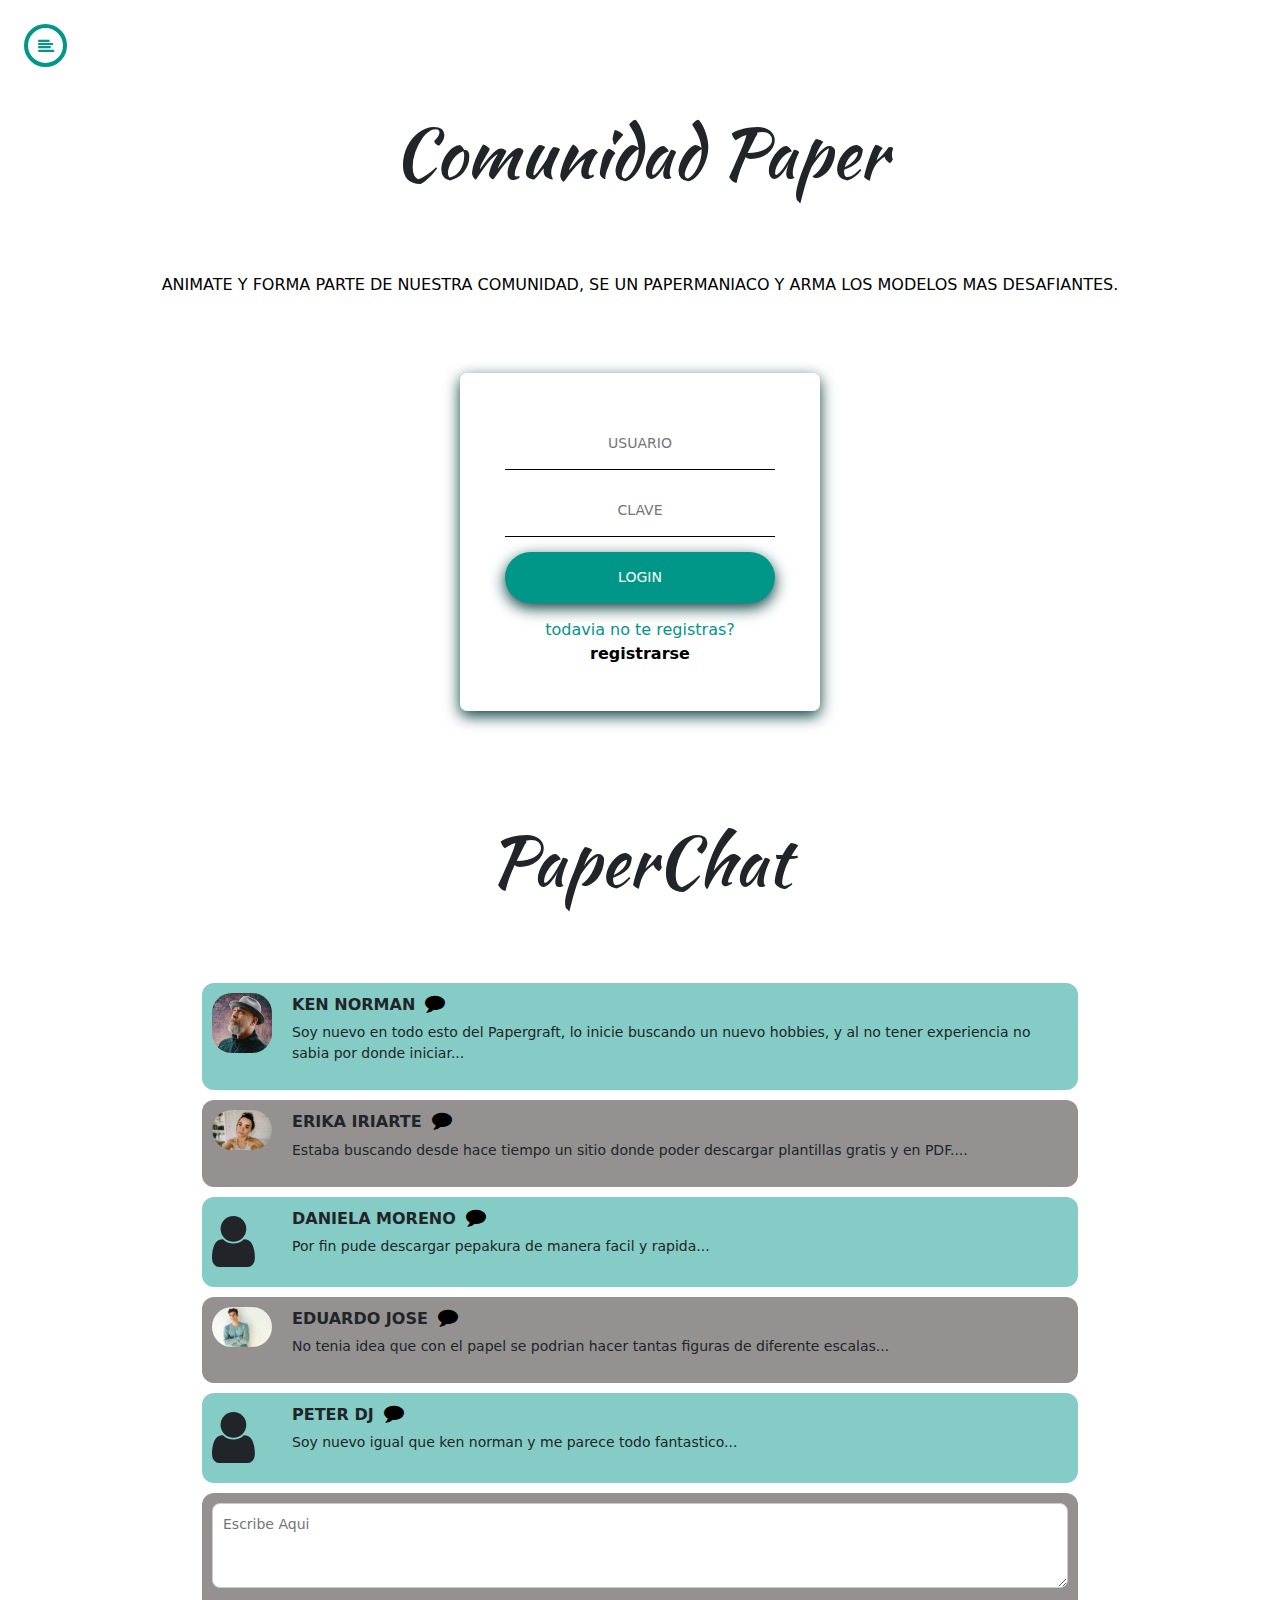
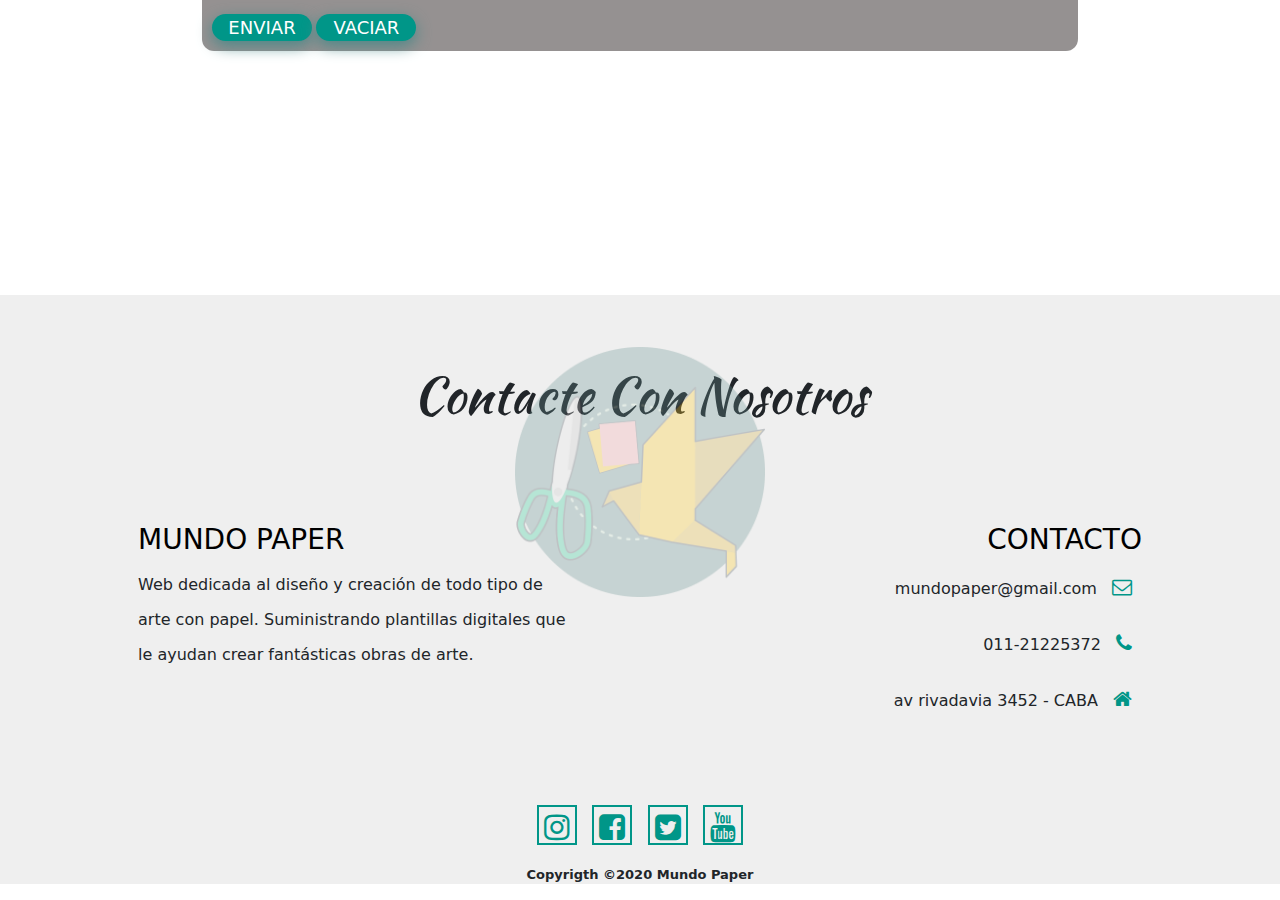
<file: comunidad.html>
<!DOCTYPE html>
<html lang="en">

<head>
    <meta charset="UTF-8">
    <meta name="viewport" content="width=device-width, initial-scale=1, shrink-to-fit=no">
    <meta name="keyword" content="papercraft, diseños, armado, origami, manualidades, 
        pasatiempo, hobbies, plantillas, pdf, pdo, mcu, dc, anime">
    <meta name="description" content="en mundo paper, te ofrecemos diversidad de modelos 
        para armar y construir en la comodidad de tu casa y con pocos materiales, podras elegir 
        dentro de nuestro catalogo de archivos el que mas te guste y estan clasificados a su vez 
        por niveles, desde nivel basico hasta experto.">
    <meta name="viewport" content="width=device-width, initial-scale=1.0">
    <link rel="stylesheet" href="Css/bootstrap.min.css">
    <link rel="stylesheet" href="Css/style.css">
    <link rel="stylesheet" href="https://cdnjs.cloudflare.com/ajax/libs/font-awesome/4.7.0/css/font-awesome.min.css">
    <link href="https://fonts.googleapis.com/css2?family=Kaushan+Script&display=swap" rel="stylesheet">

    <title>mundopaper</title>
</head>

<body>
    <!---------------------------------MENU--------------------------------------->
    <header>
        <input class="entrada" type="checkbox" id="close">
        <nav>
            <label for="close">
                <i class=" CloseBtn fa fa-times"></i>
            </label>
            <ul>
                <li class="ListItem"><i class="NavLink fa fa-home"></i><a class="menu" href="index.html">home</a></li>
                <li class="ListItem"><i class="NavLink fa fa-user"></i><a class="menu"
                        href="papercraft.html">papercraft</a></li>
                <li class="ListItem"><i class="NavLink fa fa-pencil"></i><a class="menu" href="modelos.html">modelos</a>
                </li>
                <li class="ListItem"><i class="NavLink fa fa-laptop"></i><a class="menu"
                        href="comunidad.html">comunidad</a>
                </li>
                <li class="ListItem"><i class="NavLink fa fa-bell"></i><a class="menu"
                        href="contactanos.html">contactanos</a></li>
            </ul>
        </nav>
        <label for="close">
            <i class="OpenBtn fa fa-align-left"></i>
        </label>
    </header>
    <!--------------------------------------COMUNIDAD PAPER----------------------------------------->
    <section>
        <div class="TitleText5">
            <h1>comunidad paper</h1>
            <p>animate y forma parte de nuestra comunidad, se un papermaniaco y arma los modelos mas desafiantes.</p>
        </div>
        <div id="LoginPage">
            <div class="form">
                <form class="RegisterForm">
                    <input type="text" name="usuario" placeholder="usuario" required>
                    <input type="password" name="password" placeholder="clave" required>
                    <input type="email" name="email" placeholder="email" required>
                    <button type="submit">registrar</button>
                    <p class="message">ya estas registrado? <a href="#">iniciar</a></p>
                </form>
                <form class="loginForm">
                    <input type="text" name="user name" placeholder="usuario">
                    <input type="password" name="password" placeholder="clave" required>
                    <button type="submit">login</button>
                    <p class="message">todavia no te registras? <a href="#">registrarse</a></p>
                </form>
            </div>
        </div>

        <script>
            $('.message a').click(function () {
                $('form').animate({ heigth: "toggle", opacity: "toggle" }, "fast")
            })

        </script>
    </section>
    <!----------------------------------------CHAT-------------------------------------------------->
    <section class="chat">
        <div class="TitleText5">
            <h1>paperChat</h1>
        </div>
        <form>
            <div class="chat1">
                <img src="Assets/img-1.jpg" alt="">
                <div class="UserInfo">
                    <h5>ken norman<i class="font twitt fa fa-comment"></i></h5>
                </div>
                <p>Soy nuevo en todo esto del Papergraft, lo inicie buscando un nuevo hobbies, y al no tener
                    experiencia no sabia por donde iniciar...</p>
            </div>

            <div class="chat2">
                <img src="Assets/img-2.jpg" alt="">
                <div class="UserInfo">
                    <h5>erika iriarte<i class=" font twitt fa fa-comment"></i></h5>
                </div>
                <p>Estaba buscando desde hace tiempo un sitio donde poder descargar plantillas gratis y en PDF....</p>
            </div>
            <div class="chat1">
                <i class="user twitt fa fa-user"></i>
                <div class="UserInfo">
                    <h5>daniela moreno<i class="font twitt fa fa-comment"></i></h5>
                </div>
                <p>Por fin pude descargar pepakura de manera facil y rapida...</p>
            </div>
            
            <div class="chat2">
                <img src="Assets/img-3.jpg" alt="">
                <div class="UserInfo">
                    <h5>eduardo jose<i class="font twitt fa fa-comment"></i></h5>
                </div>
                <p>No tenia idea que con el papel se podrian hacer tantas figuras de diferente escalas...</p>
            </div>
            <div class="chat1">
                <i class="user twitt fa fa-user"></i>
                <div class="UserInfo">
                    <h5>peter Dj<i class="font twitt fa fa-comment"></i></h5>
                </div>
                <p>Soy nuevo igual que ken norman y me parece todo fantastico...</p>
            </div>

            <div class="chat2">
                <textarea rows="3" placeholder="escribe aqui"></textarea>
                <button class="boton" type="submit">enviar</button>
                <button class="boton" type="reset">vaciar</button>
            </div>
        </form>
    </section>

    <!------------------------------------PIE DE PAGINA FIN----------------------------------------->
    <footer id="foott">
        <img class="FoottImg" src="Assets/FonDeAgua.png" alt="">
        <div class="TitleText">
            <h2>contacte con nosotros</h2>
        </div>
        <div class="FoottRow">
            <div class="FoottLeft">
                <h2>mundo paper</h2>
                <p>Web dedicada al diseño y creación de todo tipo de
                    arte con papel. Suministrando plantillas digitales
                    que le ayudan crear fantásticas obras de arte.</p>
            </div>
            <div class="FoottRight">
                <h2>contacto</h2>
                <p>mundopaper@gmail.com  <i class="code fa fa-envelope-o"></i></p>
                <p>011-21225372   <i class="code fa fa-phone"></i></p>
                <p>av rivadavia 3452 - CABA <i class="code fa fa-home"></i></p>
            </div>
        </div>
        <div class="SocialLink">
            <i class=" social fa fa-instagram"></i>
            <i class="social fa fa-facebook-square"></i>
            <i class="social fa fa-twitter-square"></i> 
            <i class="social fa fa-youtube"></i>
            <p>Copyrigth ©2020 Mundo Paper</p>
        </div>
    </footer>
    <script src="JS/bootstrap.min.js"></script>
</body>

</html>
</file>
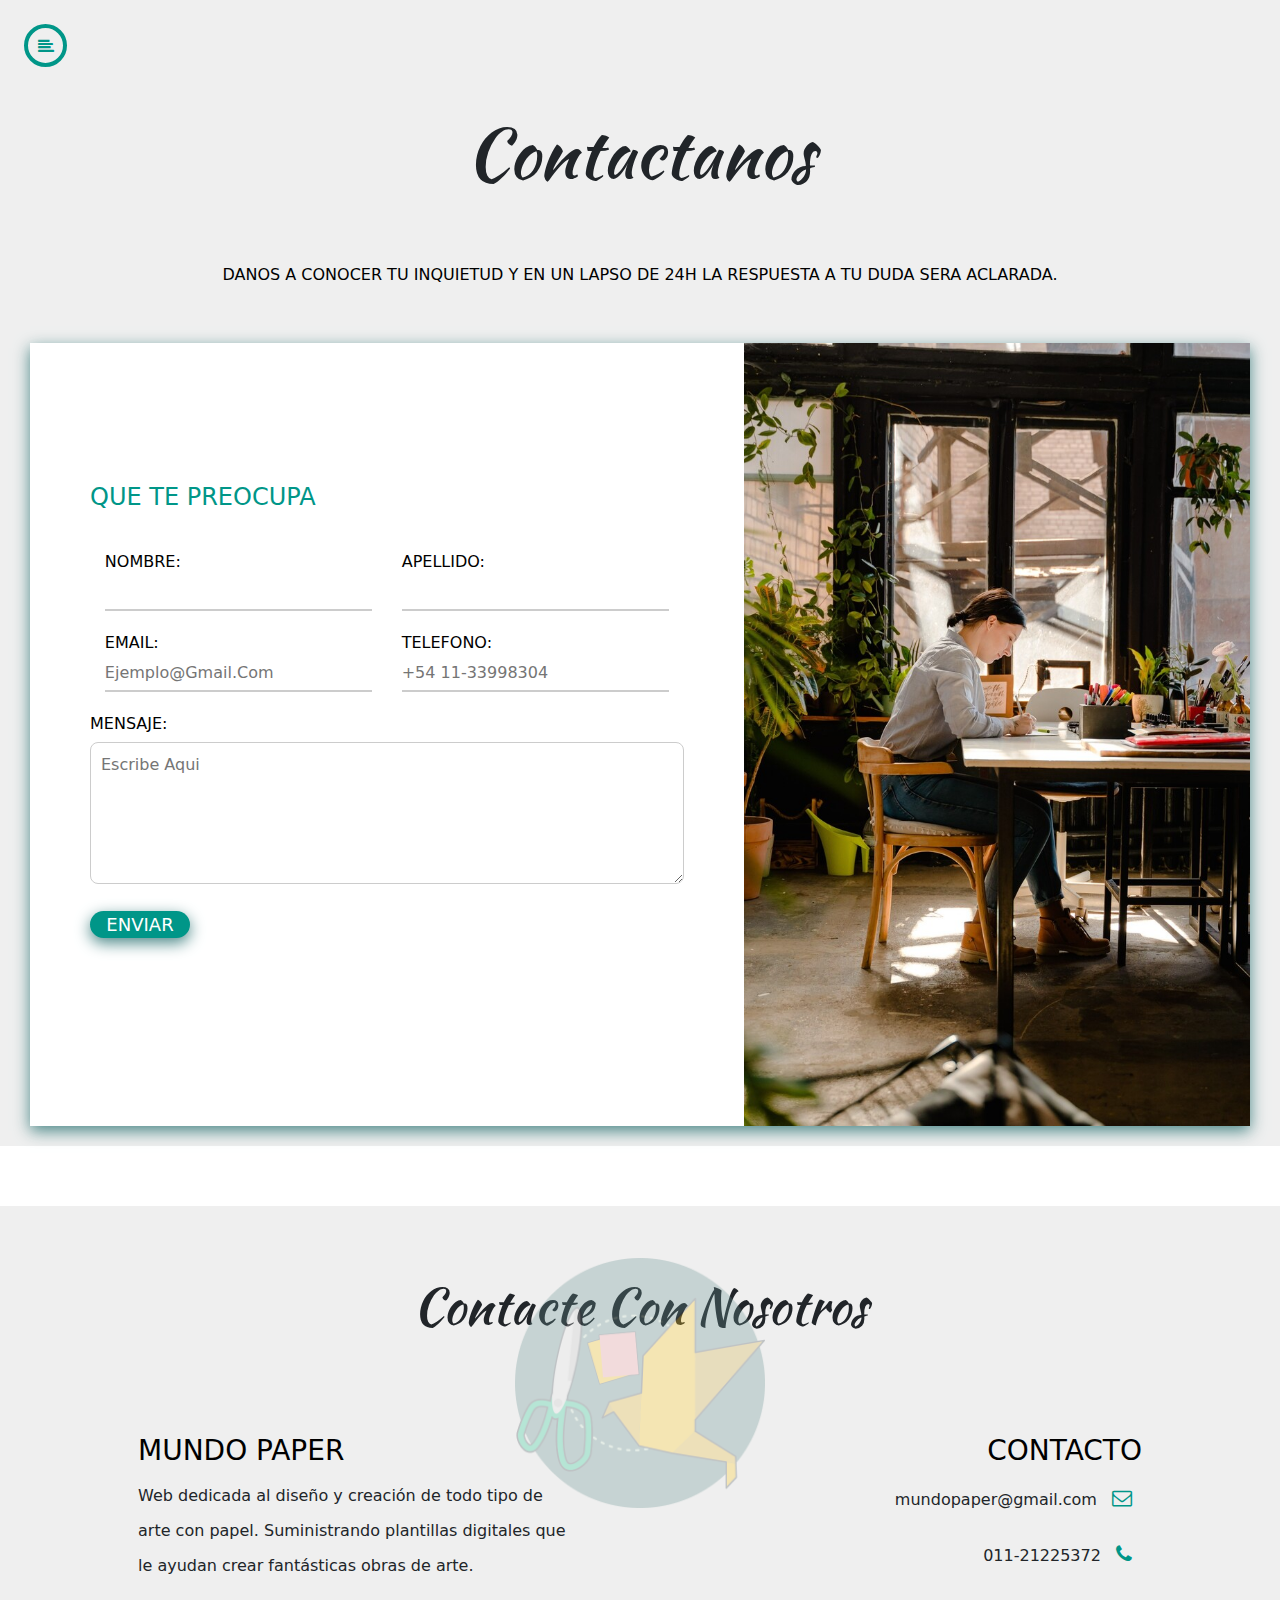
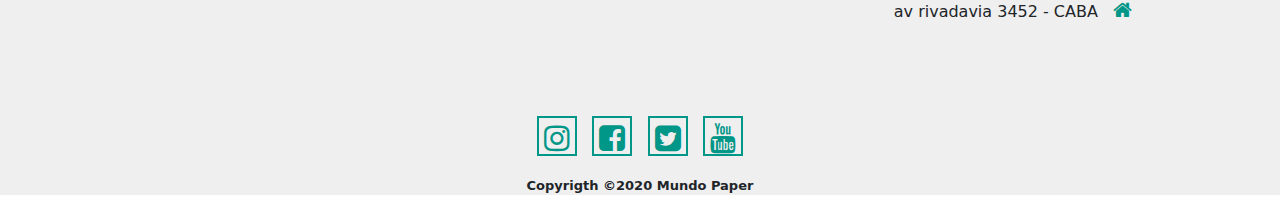
<file: contactanos.html>
<!DOCTYPE html>
<html lang="en">

<head>
    <meta charset="UTF-8">
    <meta name="viewport" content="width=device-width, initial-scale=1, shrink-to-fit=no">
    <meta name="keyword" content="papercraft, diseños, armado, origami, manualidades, 
        pasatiempo, hobbies, plantillas, pdf, pdo, mcu, dc, anime">
    <meta name="description" content="en mundo paper, te ofrecemos diversidad de modelos 
        para armar y construir en la comodidad de tu casa y con pocos materiales, podras elegir 
        dentro de nuestro catalogo de archivos el que mas te guste y estan clasificados a su vez 
        por niveles, desde nivel basico hasta experto.">
    <meta name="viewport" content="width=device-width, initial-scale=1.0">
    <link rel="stylesheet" href="Css/bootstrap.min.css">
    <link rel="stylesheet" href="Css/style.css">
    <link rel="stylesheet" href="https://cdnjs.cloudflare.com/ajax/libs/font-awesome/4.7.0/css/font-awesome.min.css">
    <link href="https://fonts.googleapis.com/css2?family=Kaushan+Script&display=swap" rel="stylesheet">

    <title>mundopaper</title>
</head>

<body>
    <!--------------------------------------MENU----------------------------------------------->
    <header>
        <input class="entrada" type="checkbox" id="close">
        <nav>
            <label for="close">
                <i class=" CloseBtn fa fa-times"></i>
            </label>
            <ul>
                <li class="ListItem"><i class="NavLink fa fa-home"></i><a class="menu" href="index.html">home</a></li>
                <li class="ListItem"><i class="NavLink fa fa-user"></i><a class="menu"
                        href="papercraft.html">papercraft</a></li>
                <li class="ListItem"><i class="NavLink fa fa-pencil"></i><a class="menu" href="modelos.html">modelos</a>
                </li>
                <li class="ListItem"><i class="NavLink fa fa-laptop"></i><a class="menu"
                        href="comunidad.html">comunidad</a>
                </li>
                <li class="ListItem"><i class="NavLink fa fa-bell"></i><a class="menu"
                        href="contactanos.html">contactanos</a></li>
            </ul>
        </nav>
    </header>

    <!--------------------------------CONTACTANOS------------------------------------------->
    <section id="service2">
        <label for="close">
            <i class="OpenBtn fa fa-align-left"></i>
        </label>
        <div class="TitleText6">
            <h1>contactanos</h1>
            <p>danos a conocer tu inquietud y en un lapso de 24h la respuesta a tu duda sera aclarada.</p>
            <div class="ContactBox">
                <div class="ContactLeft">
                    <h3>que te preocupa</h3>
                    <form>
                        <div class="InputRow">
                            <div class="InputGroup">
                                <label class="level" for="name">nombre:</label>
                                <input type="text" name="nombre" required>
                            </div>
                            <div class="InputGroup">
                                <label class="level" for="subject">apellido:</label>
                                <input type="text" name="apellido" required>
                            </div>
                        </div>
                        <div class="InputRow">
                            <div class="InputGroup">
                                <label class="level" for="email">email:</label>
                                <input type="email" name="email" placeholder="ejemplo@gmail.com" required>
                            </div>
                            <div class="InputGroup">
                                <label class="level" for="phone">telefono:</label>
                                <input type="text" name="phone" placeholder="+54 11-33998304">
                            </div>
                        </div>
                        <label class="level" for="mensaje">mensaje:</label>
                        <textarea rows="5" placeholder="escribe aqui"></textarea>
                        <button class="boton" type="submit">enviar</button>
                    </form>
                </div>
                <div class="ContactRight">
                    <img src="Assets/pexels-anthony-shkraba-4348078.jpg" alt="" width="100%" height="100%">
                </div>
            </div>
        </div>
    </section>
    <!------------------------------------PIE DE PAGINA FIN----------------------------------------->
    <footer id="foott">
        <img class="FoottImg" src="Assets/FonDeAgua.png" alt="">
        <div class="TitleText">
            <h2>contacte con nosotros</h2>
        </div>
        <div class="FoottRow">
            <div class="FoottLeft">
                <h2>mundo paper</h2>
                <p>Web dedicada al diseño y creación de todo tipo de
                    arte con papel. Suministrando plantillas digitales
                    que le ayudan crear fantásticas obras de arte.</p>
            </div>
            <div class="FoottRight">
                <h2>contacto</h2>
                <p>mundopaper@gmail.com  <i class="code fa fa-envelope-o"></i></p>
                <p>011-21225372   <i class="code fa fa-phone"></i></p>
                <p>av rivadavia 3452 - CABA <i class="code fa fa-home"></i></p>
            </div>
        </div>
        <div class="SocialLink">
            <i class=" social fa fa-instagram"></i>
            <i class="social fa fa-facebook-square"></i>
            <i class="social fa fa-twitter-square"></i> 
            <i class="social fa fa-youtube"></i>
            <p>Copyrigth ©2020 Mundo Paper</p>
        </div>
    </footer>
    <script src="JS/bootstrap.min.js"></script>
</body>

</html>
</file>
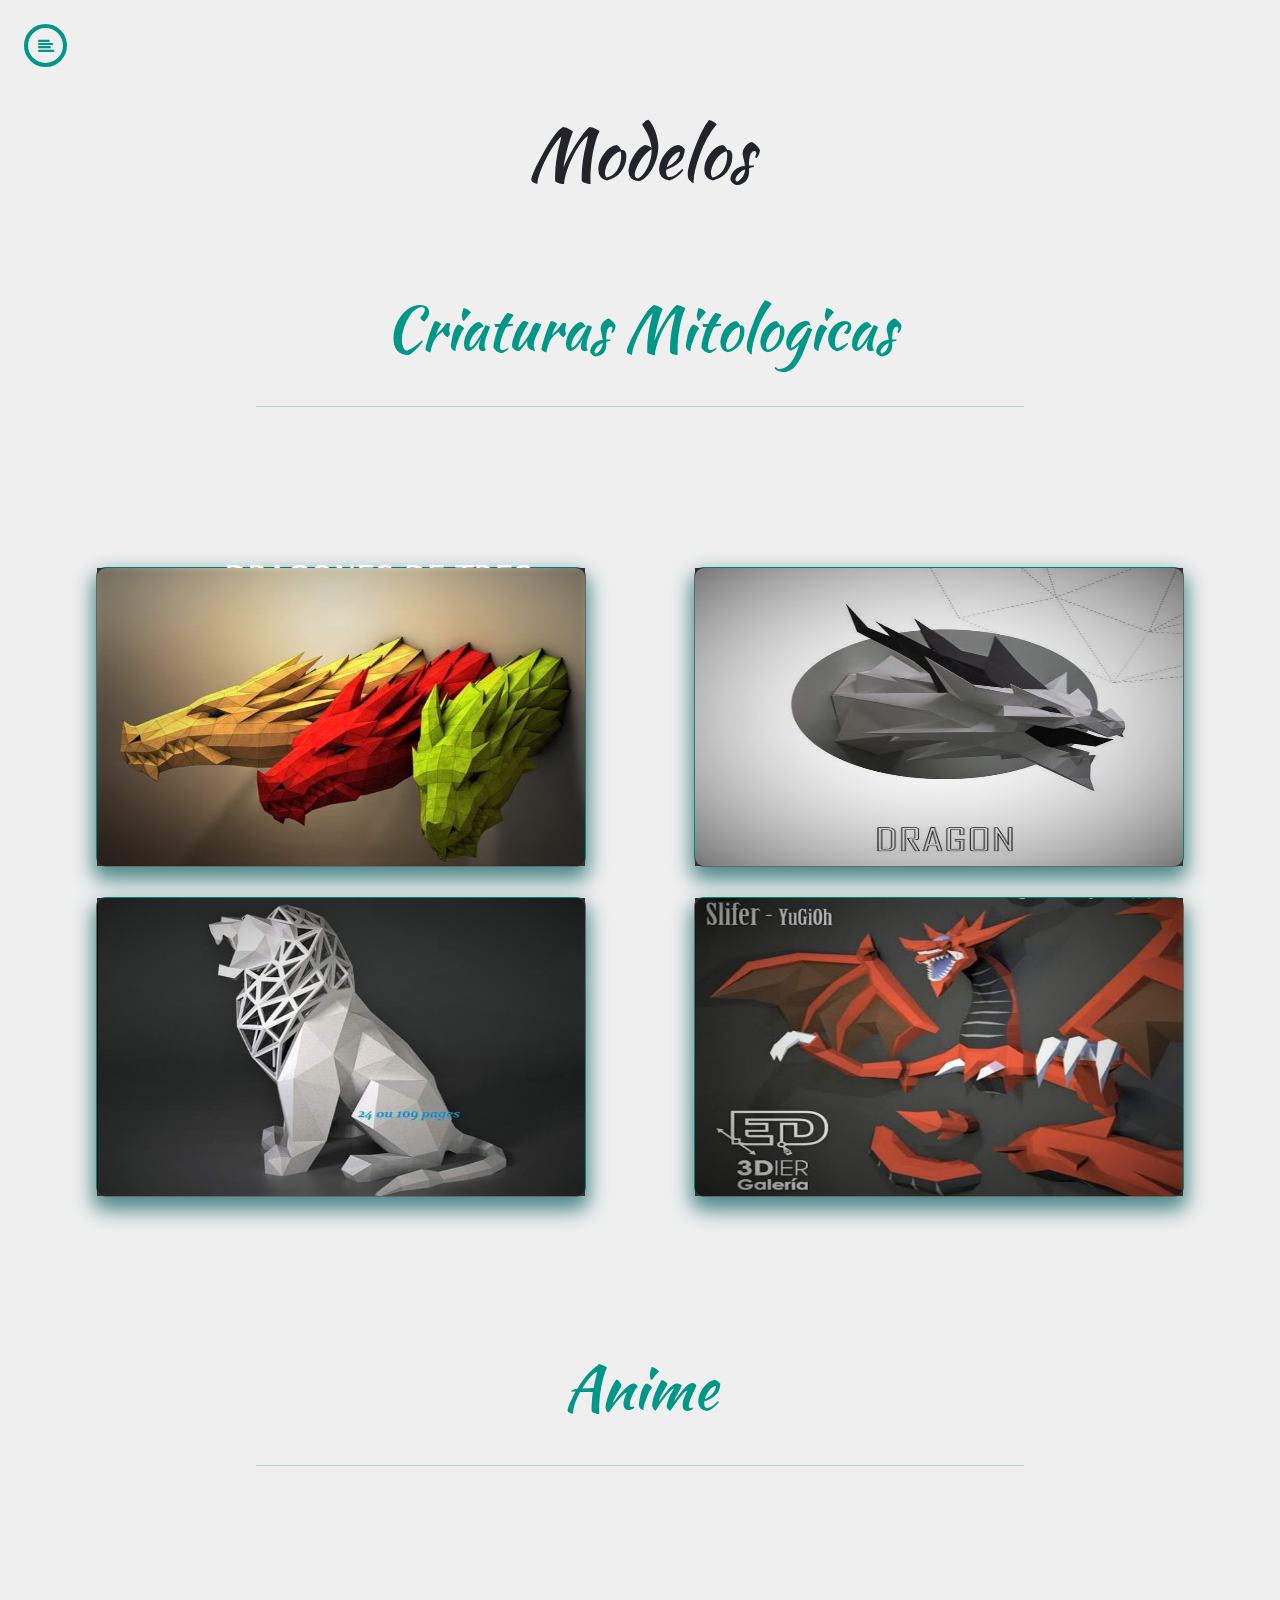
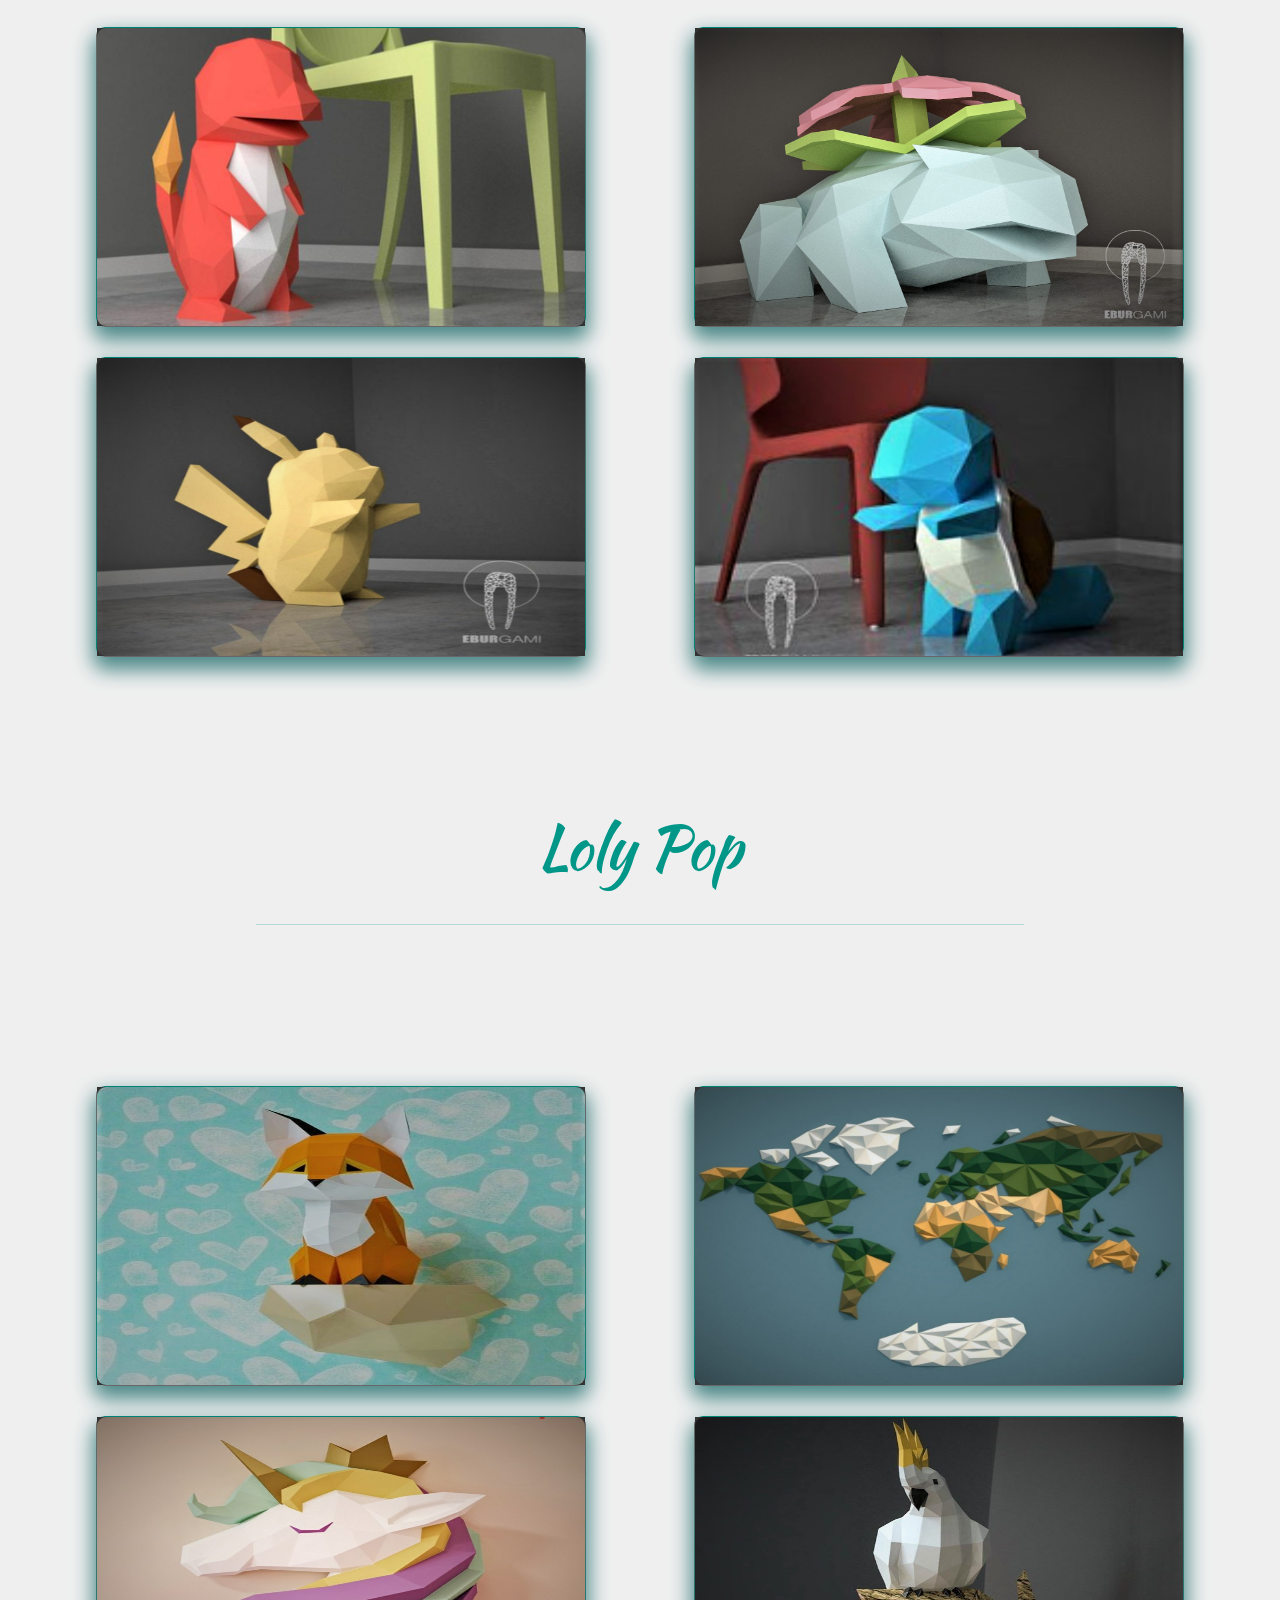
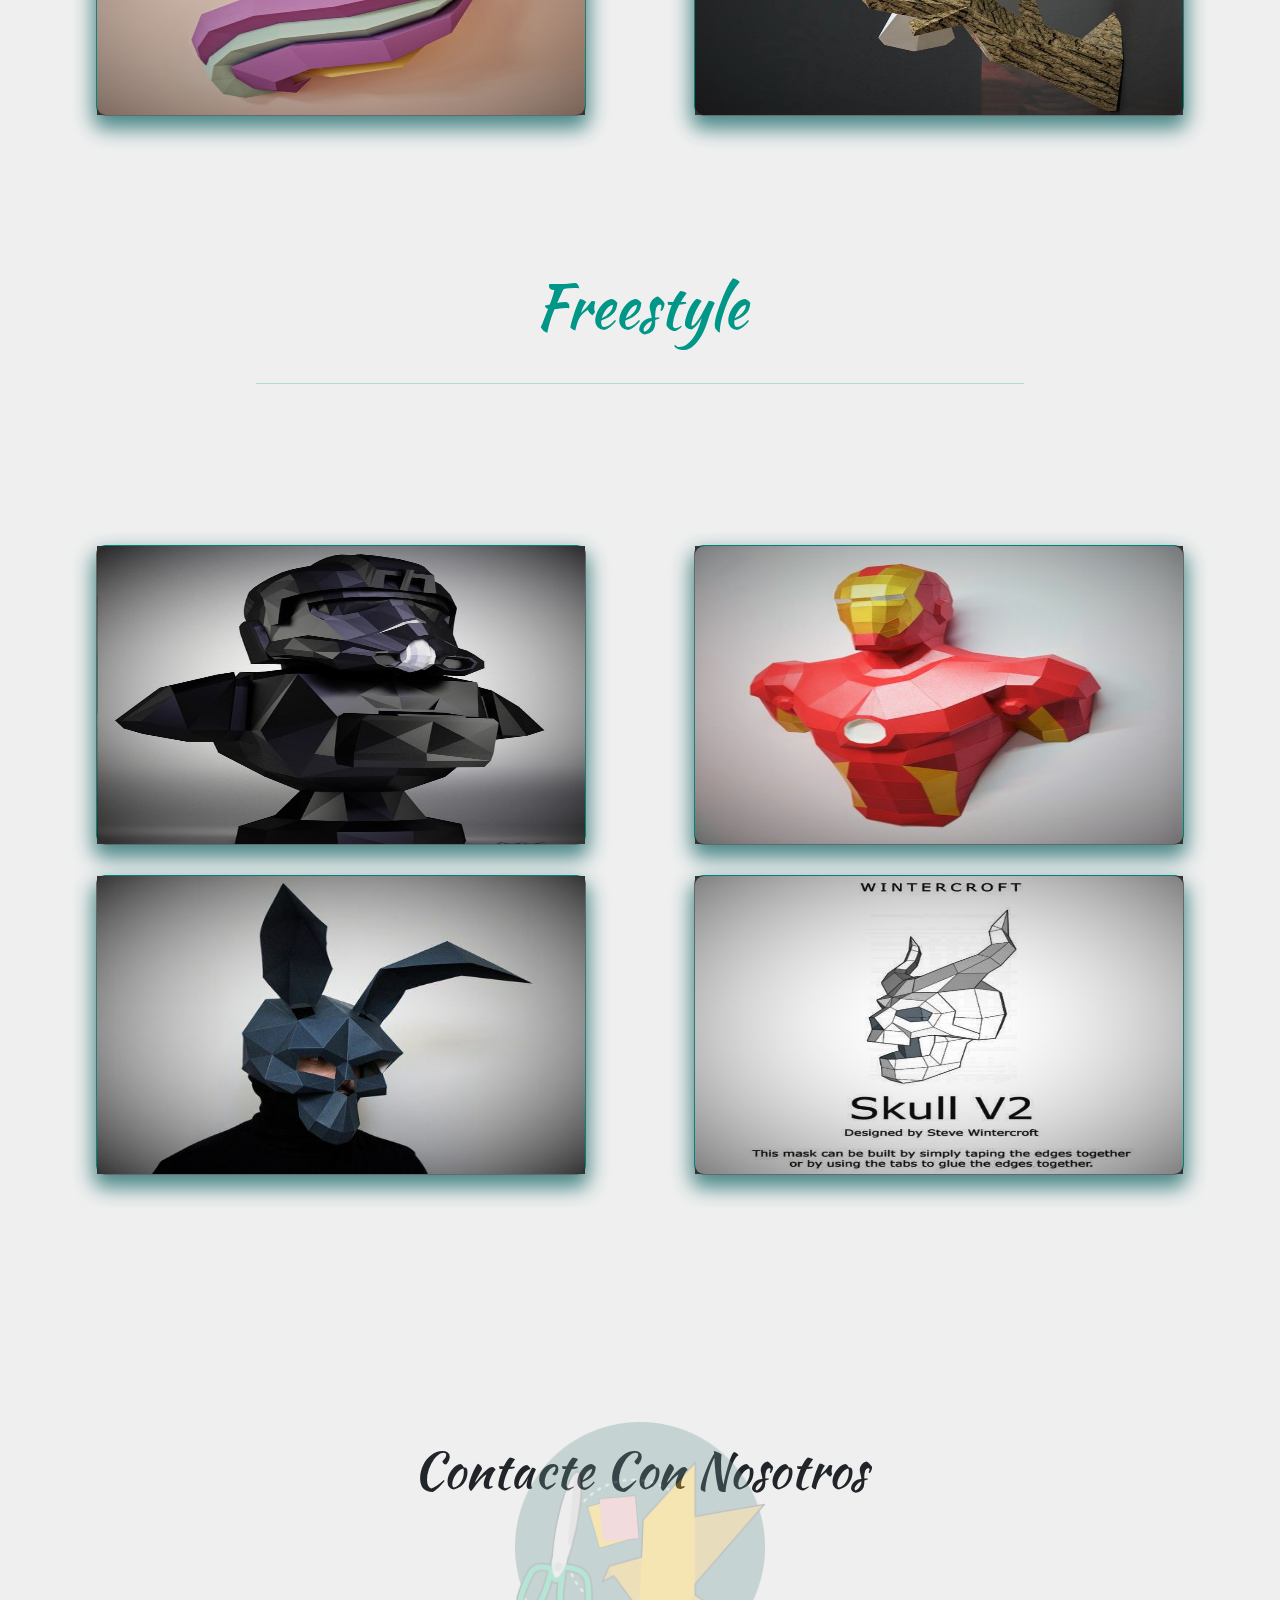
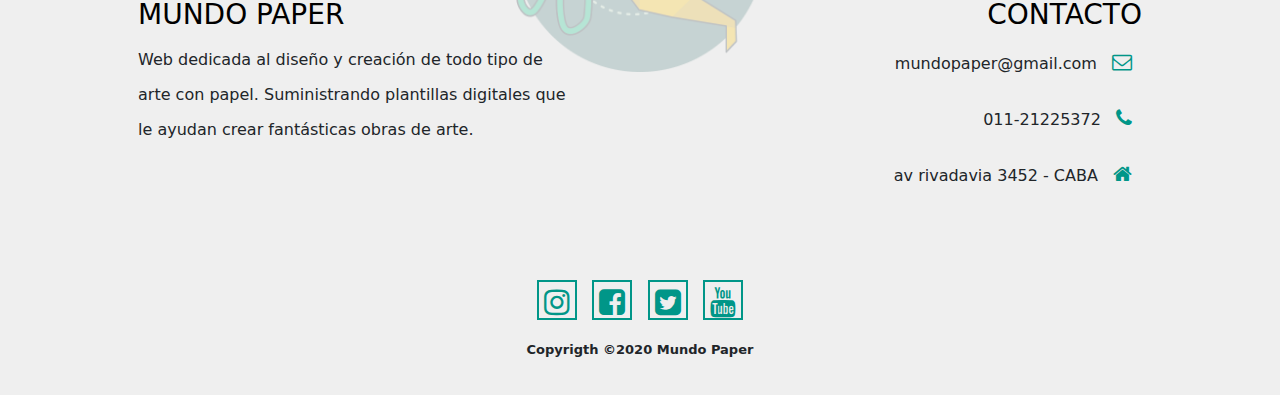
<file: modelos.html>
<!DOCTYPE html>
<html lang="en">

<head>
    <meta charset="UTF-8">
    <meta name="viewport" content="width=device-width, initial-scale=1, shrink-to-fit=no">
    <meta name="keyword" content="papercraft, diseños, armado, origami, manualidades, 
        pasatiempo, hobbies, plantillas, pdf, pdo, mcu, dc, anime">
    <meta name="description" content="en mundo paper, te ofrecemos diversidad de modelos 
        para armar y construir en la comodidad de tu casa y con pocos materiales, podras elegir 
        dentro de nuestro catalogo de archivos el que mas te guste y estan clasificados a su vez 
        por niveles, desde nivel basico hasta experto.">
    <meta name="viewport" content="width=device-width, initial-scale=1.0">
    <link rel="stylesheet" href="Css/bootstrap.min.css">
    <link rel="stylesheet" href="Css/style.css">
    <link rel="stylesheet" href="https://cdnjs.cloudflare.com/ajax/libs/font-awesome/4.7.0/css/font-awesome.min.css">
    <link href="https://fonts.googleapis.com/css2?family=Kaushan+Script&display=swap" rel="stylesheet">

    <title>mundopaper</title>
</head>

<body>
    <!--------------------------------------MENU----------------------------------------------->
    <header>
        <input class="entrada" type="checkbox" id="close">
        <nav>
            <label for="close">
                <i class=" CloseBtn fa fa-times"></i>
            </label>
            <ul>
                <li class="ListItem"><i class="NavLink fa fa-home"></i><a class="menu" href="index.html">home</a></li>
                <li class="ListItem"><i class="NavLink fa fa-user"></i><a class="menu"
                        href="papercraft.html">papercraft</a></li>
                <li class="ListItem"><i class="NavLink fa fa-pencil"></i><a class="menu" href="#">modelos</a>
                </li>
                <li class="ListItem"><i class="NavLink fa fa-laptop"></i><a class="menu"
                        href="comunidad.html">comunidad</a>
                </li>
                <li class="ListItem"><i class="NavLink fa fa-bell"></i><a class="menu"
                        href="contactanos.html">contactanos</a></li>
            </ul>
        </nav>
    </header>

    <!-------------------------------------MODELOS-------------------------------------------->

    <!--------------------------------PRIMERA PARTE------------------------------------------->
    <section id="service2">
        <label for="close">
            <i class="OpenBtn fa fa-align-left"></i>
        </label>
        <div class="TitleText3">
            <h2>modelos</h2>
        </div>
        <div class="TitleText4">
            <h2>criaturas mitologicas</h2>
            <hr class="linea">
        </div>
        <section class="ContentBox">
            <div class="ContModelos">
                <div class="card">
                    <div class="ImgBx" data-text="design">
                        <img src="Download/dragones3cabezas.jpeg" alt="">
                    </div>
                    <div class="BoxModelos">
                        <div>
                            <h3>dragones de tres cabezas</h3>
                            <p>En un relato celta se narra la historia de un dragón de tres cabezas que vivía en el
                                fondo del mar y que, en una ocasión, se acercó a la costa y exigió que le entregaran
                                la hija del rey amenazando con destruir toda la comarca...</p>
                            <div class="BannerBtn2">
                                <a href="Download/dragonestrescabezas.pdf"
                                    download="dragon de tres cabezas"><span></span>descargar</a>
                            </div>
                        </div>
                    </div>
                </div>
                <div class="card">
                    <div class="ImgBx" data-text="code">
                        <img src="Download/cabezadragoon.jpg" alt="">
                    </div>
                    <div class="BoxModelos">
                        <div>
                            <h3>cabeza de dragon</h3>
                            <p>El dragón es un ser mitológico fundamental de la cultura China y muchos otros países
                                orientales. Símbolo del emperador, a diferencia del dragón occidental, representa
                                la buena fortuna y la llegada de las lluvias que permiten las cosechas...</p>
                            <div class="BannerBtn2">
                                <a href="Download/cabezadragon.pdf"
                                    download="cabeza de dragon"><span></span>descargar</a>
                            </div>
                        </div>
                    </div>
                </div>
                <div class="card">
                    <div class="ImgBx" data-text="code">
                        <img src="Download/lioon.png" alt="">
                    </div>
                    <div class="BoxModelos">
                        <div>
                            <h3>lion mitologico</h3>
                            <p>El león de Nemea era un monstruo atroz de la mitología griega que vivía en Nemea.
                                Fue finalmente asesinado por Hércules. Las armas mortales no podían hacerle daño
                                ya que su pelaje dorado era inmune a los ataques...</p>
                            <div class="BannerBtn2">
                                <a href="Download/líon.pdf"
                                    download="cabeza de dragon"><span></span>descargar</a>
                            </div>
                        </div>
                    </div>
                </div>
                <div class="card">
                    <div class="ImgBx" data-text="earn">
                        <img src="Download/sliderdragon.png" alt="">
                    </div>
                    <div class="BoxModelos">
                        <div>
                            <h3>slifer dragon</h3>
                            <p>El dragón era para los antiguos una fuerza primigenia más antigua que la propia
                                existencia del hombre y siempre se les ha relacionado con la creación del mundo.
                                Pero también con su destrucción...</p>
                            <div class="BannerBtn2">
                                <a href="Download/slider.pdf.pdf"
                                    download="dragon slifer"><span></span>descargar</a>
                            </div>
                        </div>
                    </div>
                </div>
            </div>
        </section>
        <!------------------------------------------SEGUNDA PARTE---------------------------------------------->
        <section>
            <div class="TitleText4">
                <h2>anime</h2>
                <hr class="linea">
            </div>
            <section class="ContentBox">
                <div class="ContModelos">
                    <div class="card">
                        <div class="ImgBx" data-text="design">
                            <img src="Download/charmander.png" alt="">
                        </div>
                        <div class="BoxModelos">
                            <div>
                                <h3>charmander</h3>
                                <p>Charmander es un pequeño lagarto bípedo. Sus características de fuego son resaltadas
                                    por su color de piel anaranjado y su cola con la punta envuelta en llamas...</p>
                                <div class="BannerBtn2">
                                    <a href="Download/charmamder.pdf"
                                        download="charmander"><span></span>descargar</a>
                                </div>
                            </div>
                        </div>
                    </div>
                    <div class="card">
                        <div class="ImgBx" data-text="code">
                            <img src="Download/bulbasaur.png" alt="">
                        </div>
                        <div class="BoxModelos">
                            <div>
                                <h3>venusaur</h3>
                                <p>Venusaur tiene una flor enorme en el lomo que, según parece, adquiere unos colores
                                    muy vivos si está bien nutrido y le da mucho el sol. Después de un día de lluvia,
                                    la flor de su lomo tiene un aroma más potente y atrae a otros Pokémon...</p>
                                <div class="BannerBtn2">
                                    <a href="Download/bulbasor.pdf"
                                        download="bulbasaur"><span></span>descargar</a>
                                </div>
                            </div>
                        </div>
                    </div>
                    <div class="card">
                        <div class="ImgBx" data-text="launch">
                            <img src="Download/pikachuu.png" alt="">
                        </div>
                        <div class="BoxModelos">
                            <div>
                                <h3>pikachu</h3>
                                <p>Este Pokémon tiene unas bolsas en las mejillas donde almacena electricidad. Parece
                                    ser que se recargan por la noche, mientras duerme, Levanta su cola para vigilar
                                    los alrededores. A veces, puede ser alcanzado por un rayo en esa pose...</p>
                                <div class="BannerBtn2">
                                    <a href="Download/pikachu.pdf" download="pikachu"><span></span>descargar</a>
                                </div>
                            </div>
                        </div>
                    </div>
                    <div class="card">
                        <div class="ImgBx" data-text="earn">
                            <img src="Download/squirtle.png" alt="">
                        </div>
                        <div class="BoxModelos">
                            <div>
                                <h3>squirtle</h3>
                                <p>Su forma redondeada y las hendiduras que tiene le ayudan a deslizarse en el agua y le
                                    permiten nadar a gran velocidad. El caparazón de Squirtle no le sirve de protección
                                    únicamente...</p>
                                <div class="BannerBtn2">
                                    <a href="Download/squirtle.pdf"
                                        download="squirtle"><span></span>descargar</a>
                                </div>
                            </div>
                        </div>
                    </div>
                </div>
            </section>

            <!---------------------------------------------TERCERA PARTE------------------------------------------------>
            <section>
                <div class="TitleText4">
                    <h2>loly pop</h2>
                    <hr class="linea">
                </div>
                <section class="ContentBox">
                    <div class="ContModelos">
                        <div class="card">
                            <div class="ImgBx" data-text="design">
                                <img src="Download/foxxy.jpg" alt="">
                            </div>
                            <div class="BoxModelos">
                                <div>
                                    <h3>foxy</h3>
                                    <p>Mamífero cánido de tamaño mediano, cuerpo esbelto, patas robustas y algo cortas,
                                        orejas erguidas, hocico alargado y puntiagudo, cola larga con pelo abundante y
                                        largo, y pelaje de color rojizo; es un astuto depredador...</p>
                                    <div class="BannerBtn2">
                                        <a href="Download/foxy.pdf"
                                            download="zorro.pdf"><span></span>descargar</a>
                                    </div>
                                </div>
                            </div>
                        </div>
                        <div class="card">
                            <div class="ImgBx" data-text="code">
                                <img src="Download/mapa.jpg" alt="">
                            </div>
                            <div class="BoxModelos">
                                <div>
                                    <h3>mapa mundi</h3>
                                    <p>Mapa mundi o mapamundi, y es la imagen o representación geográfica del planeta
                                        Tierra. Un mapa del mundo proporciona una información global de gran utilidad...
                                    </p>
                                    <div class="BannerBtn2">
                                        <a href="Download/mapamundi.pdf"
                                            download="mapa.pdf"><span></span>descargar</a>
                                    </div>
                                </div>
                            </div>
                        </div>
                        <div class="card">
                            <div class="ImgBx" data-text="launch">
                                <img src="Download/unicornio.jpg" alt="">
                            </div>
                            <div class="BoxModelos">
                                <div>
                                    <h3>unicornio</h3>
                                    <p>El unicornio es un animal mágico, de carácter noble, puro y muy espiritual. Su
                                        aspecto es el de un caballo joven, generalmente blanco, con un cuerno en
                                        espiral, patas de antílope...</p>
                                    <div class="BannerBtn2">
                                        <a href="Download/unicornioo.pdf"
                                            download="unicornio.pdf"><span></span>descargar</a>
                                    </div>
                                </div>
                            </div>
                        </div>
                        <div class="card">
                            <div class="ImgBx" data-text="earn">
                                <img src="Download/cscatuaa.jpg" alt="">
                            </div>
                            <div class="BoxModelos">
                                <div>
                                    <h3>cacatua</h3>
                                    <p>Parecida al loro, pero de 70 a 80 cm, plumaje generalmente de color blanco
                                        brillante, con un penacho de plumas en la cabeza que puede extender como
                                        un abanico, y pico grueso y muy encorvado; es originaria de Oceanía...</p>
                                    <div class="BannerBtn2">
                                        <a href="Download/cacatua.pdf"
                                            download="cacatua.pdf"><span></span>descargar</a>
                                    </div>
                                </div>
                            </div>
                        </div>
                    </div>
                </section>
                <!--------------------------------------------CUARTA PARTE--------------------------------->
                <section>
                    <div class="TitleText4">
                        <h2>freestyle</h2>
                        <hr class="linea">
                    </div>
                    <section class="ContentBox">
                        <div class="ContModelos">
                            <div class="card">
                                <div class="ImgBx" data-text="design">
                                    <img src="Download/guerras.jpg" alt="">
                                </div>
                                <div class="BoxModelos">
                                    <div>
                                        <h3>Shadow Trooper</h3>
                                        <p>Los soldados de asalto sombra fueron un escuadrón de élite de las tropas de
                                            asalto imperiales a las que fueron asignadas una armadura de invisibilidad
                                            experimental. Esto les permitió desaparecer en prácticamente cualquier
                                            entorno...</p>
                                        <div class="BannerBtn2">
                                            <a href="Download/guerrasdelasgalaxias.pdf"
                                                download="Shadow Trooper"><span></span>descargar</a>
                                        </div>
                                    </div>
                                </div>
                            </div>
                            <div class="card">
                                <div class="ImgBx" data-text="code">
                                    <img src="Download/ironmaan.jpg" alt="">
                                </div>
                                <div class="BoxModelos">
                                    <div>
                                        <h3>iron man</h3>
                                        <p>Como Tony Stark: Intelecto nivel genio. Experto científico e ingeniero. Como
                                            Iron Man: Fuerza sobrehumana y durabilidad. Vuelo supersónico. Repulsor
                                            de energía y misiles de proyección. Regenerativo soporte vital...</p>
                                        <div class="BannerBtn2">
                                            <a href="Download/ironman.pdf"
                                                download="iron man"><span></span>descargar</a>
                                        </div>
                                    </div>
                                </div>
                            </div>
                            <div class="card">
                                <div class="ImgBx" data-text="launch">
                                    <img src="Download/bunny.jpg" alt="">
                                </div>
                                <div class="BoxModelos">
                                    <div>
                                        <h3>bunny mask</h3>
                                        <p>Las máscaras de animales tienen una larga historia, las culturas primigenias
                                            la usaban para grandes rituales. Hoy, se ha cambiado sus usos, quedando
                                            destinadas para fiestas y celebración donde amerite disfraces...</p>
                                        <div class="BannerBtn2">
                                            <a href="Download/mask.pdf"
                                                download="mask.pdf"><span></span>descargar</a>
                                        </div>
                                    </div>
                                </div>
                            </div>
                            <div class="card">
                                <div class="ImgBx" data-text="earn">
                                    <img src="Download/skkuu.jpg" alt="">
                                </div>
                                <div class="BoxModelos">
                                    <div>
                                        <h3>skull mask</h3>
                                        <p>Las calaveras no tienen expresión, quizá por eso nos den tanto miedo y
                                            al mismo tiempo nos fascinan, representan lo que muchos de nosotros,
                                            deseamos ser. Con estas mascaras te convertirás en el heredero de
                                            todos aquellos que desean ser así...
                                        </p>
                                        <div class="BannerBtn2">
                                            <a href="Download/skull.pdf"
                                                download="skull.pdf"><span></span>descargar</a>
                                        </div>
                                    </div>
                                </div>
                            </div>
                        </div>
                    </section>

                    <!----------------------------------------PIE DE PAGINA FIN------------------------------------------------------>
                    <footer id="foott">
                        <img class="FoottImg" src="Assets/FonDeAgua.png" alt="">
                        <div class="TitleText">
                            <h2>contacte con nosotros</h2>
                        </div>
                        <div class="FoottRow">
                            <div class="FoottLeft">
                                <h2>mundo paper</h2>
                                <p>Web dedicada al diseño y creación de todo tipo de
                                    arte con papel. Suministrando plantillas digitales
                                    que le ayudan crear fantásticas obras de arte.</p>
                            </div>
                            <div class="FoottRight">
                                <h2>contacto</h2>
                                <p>mundopaper@gmail.com  <i class="code fa fa-envelope-o"></i></p>
                                <p>011-21225372   <i class="code fa fa-phone"></i></p>
                                <p>av rivadavia 3452 - CABA <i class="code fa fa-home"></i></p>
                            </div>
                        </div>
                        <div class="SocialLink">
                            <i class=" social fa fa-instagram"></i>
                            <i class="social fa fa-facebook-square"></i>
                            <i class="social fa fa-twitter-square"></i> 
                            <i class="social fa fa-youtube"></i>
                            <p>Copyrigth ©2020 Mundo Paper</p>
                        </div>
                    </footer>
                    <script src="JS/bootstrap.min.js"></script>
</body>

</html>
</file>
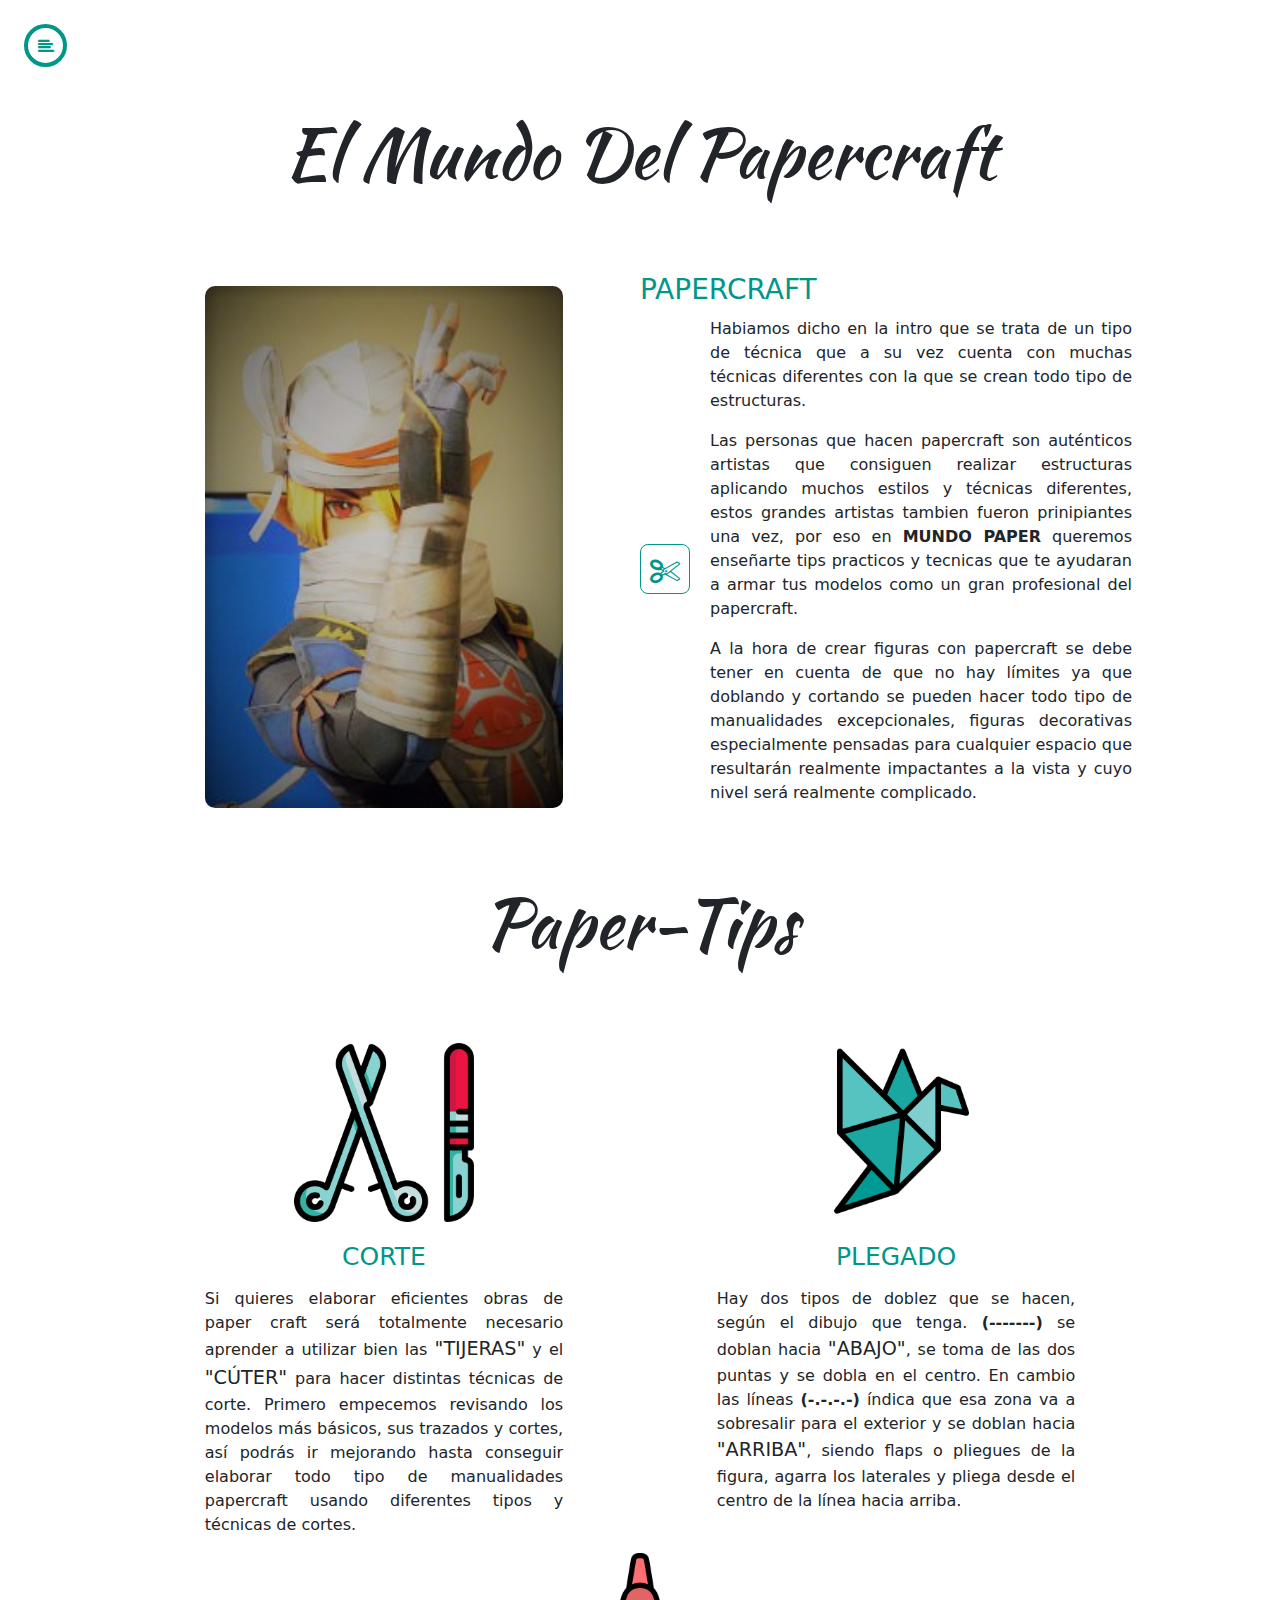
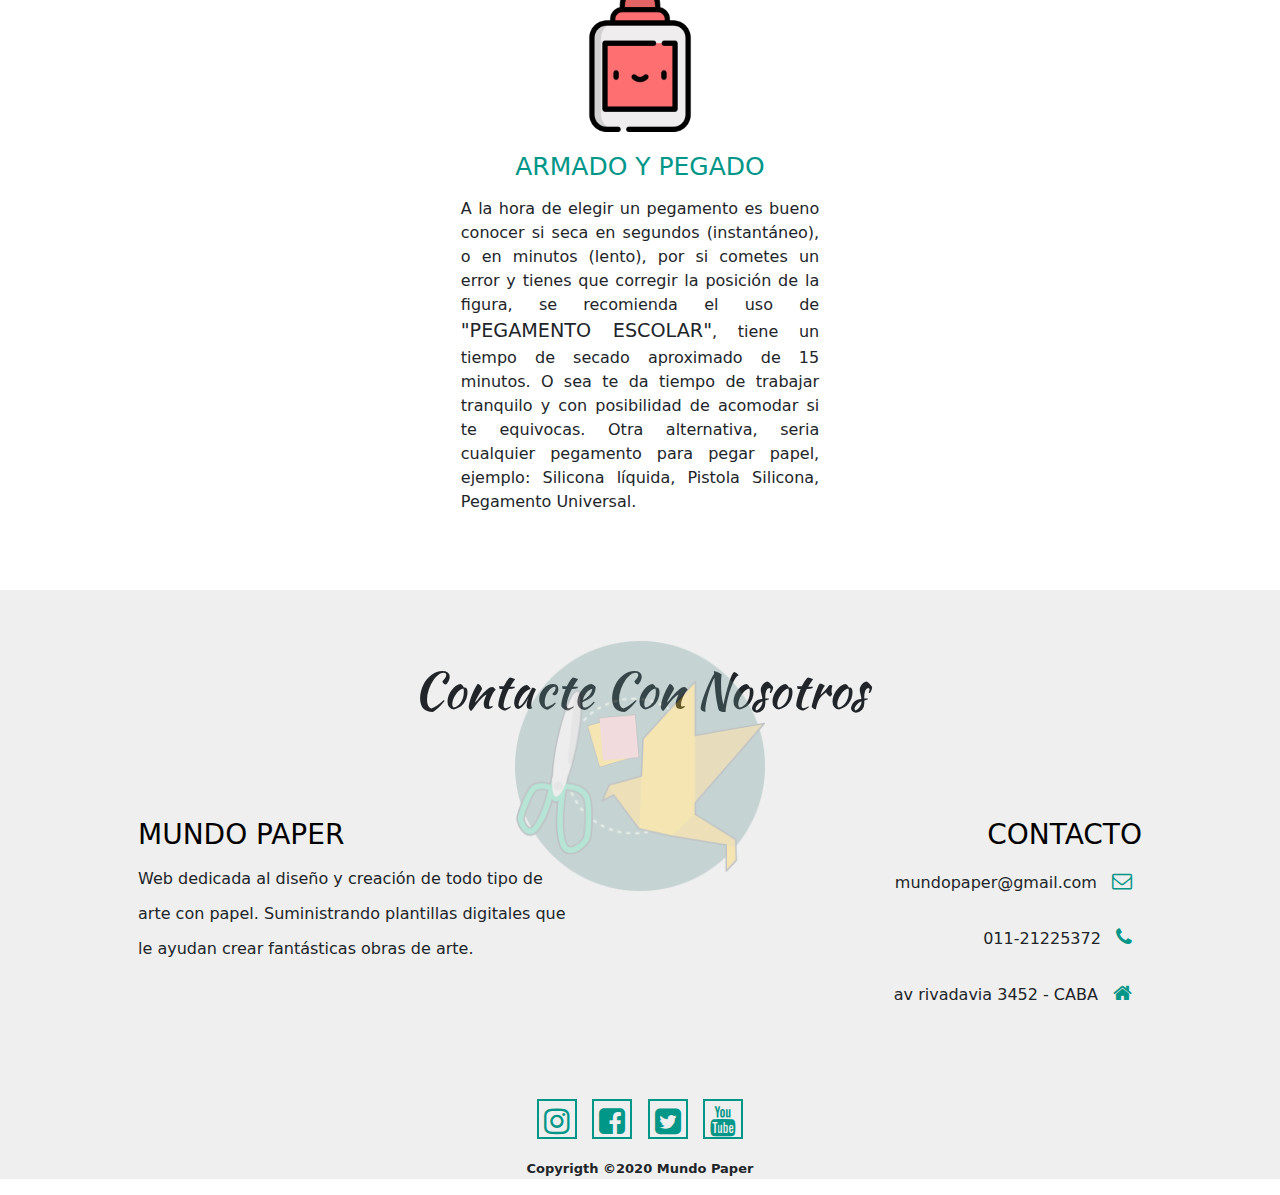
<file: papercraft.html>
<!DOCTYPE html>
<html lang="en">

<head>
    <meta charset="UTF-8">
    <meta name="viewport" content="width=device-width, initial-scale=1, shrink-to-fit=no">
    <meta name="keyword" content="papercraft, diseños, armado, origami, manualidades, 
        pasatiempo, hobbies, plantillas, pdf, pdo, mcu, dc, anime">
    <meta name="description" content="en mundo paper, te ofrecemos diversidad de modelos 
        para armar y construir en la comodidad de tu casa y con pocos materiales, podras elegir 
        dentro de nuestro catalogo de archivos el que mas te guste y estan clasificados a su vez 
        por niveles, desde nivel basico hasta experto.">
    <meta name="viewport" content="width=device-width, initial-scale=1.0">
    <link rel="stylesheet" href="Css/bootstrap.min.css">
    <link rel="stylesheet" href="Css/style.css">
    <link rel="stylesheet" href="https://cdnjs.cloudflare.com/ajax/libs/font-awesome/4.7.0/css/font-awesome.min.css">
    <link href="https://fonts.googleapis.com/css2?family=Kaushan+Script&display=swap" rel="stylesheet">

    <title>mundopaper</title>
</head>

<body>
    <!---------------------------------MENU--------------------------------------->
    <header>
        <input class="entrada" type="checkbox" id="close">
        <nav>
            <label for="close">
                <i class=" CloseBtn fa fa-times"></i>
            </label>
            <ul>
                <li class="ListItem"><i class="NavLink fa fa-home"></i><a class="menu" href="index.html">home</a></li>
                <li class="ListItem"><i class="NavLink fa fa-user"></i><a class="menu"
                        href="#">papercraft</a></li>
                <li class="ListItem"><i class="NavLink fa fa-pencil"></i><a class="menu" href="modelos.html">modelos</a>
                </li>
                <li class="ListItem"><i class="NavLink fa fa-laptop"></i><a class="menu"
                        href="comunidad.html">comunidad</a>
                </li>
                <li class="ListItem"><i class="NavLink fa fa-bell"></i><a class="menu"
                        href="contactanos.html">contactanos</a></li>
            </ul>
        </nav>
        <label for="close">
            <i class="OpenBtn fa fa-align-left"></i>
        </label>
    </header>

    <!------------------------SECCION ACERCA DE NOSOTROS------------------------------->
    <section>
        <div class="TitleText2">
            <h2>el mundo del papercraft</h2>
        </div>
        <div class="SeccionUno">
            <div class="SeccionImga">
                <img src="Assets/zelda7_opt.jpg" alt="">
            </div>
            <div class="seccion">
                <h3>papercraft</h3>
                <div class="SeccionDescrip">
                    <div class="SeccionIcon">
                        <i class="plane fa fa-cut"></i>
                    </div>
                    <div class="SeccionText">
                        <p>Habiamos dicho en la intro que se trata de un tipo de técnica que a su vez cuenta con muchas
                            técnicas diferentes con la que se crean todo tipo de estructuras.</p>

                        <p>Las personas que hacen papercraft son auténticos artistas que consiguen realizar estructuras
                            aplicando muchos estilos y técnicas diferentes, estos grandes artistas tambien fueron
                            prinipiantes una vez, por eso en <strong>MUNDO PAPER</strong> queremos enseñarte tips
                            practicos y tecnicas que te ayudaran a armar tus modelos como un gran profesional
                            del papercraft.</p>

                        <p>A la hora de crear figuras con papercraft se debe tener en cuenta de que no hay límites ya
                            que doblando y cortando se pueden hacer todo tipo de manualidades excepcionales, figuras
                            decorativas especialmente pensadas para cualquier espacio que resultarán realmente
                            impactantes a la vista y cuyo nivel será realmente complicado.</p>
                    </div>
                </div>
            </div>
        </div>
    </section>

    <!-----------------------------------------PAPERTIPS------------------------------------------>
    <section id="PaperTips">
        <div class="TitleText2">
            <h2>Paper-Tips</h2>
        </div>
        <div class="TipsRow">
            <div class="TipsCol">
                <img src="Assets/bisturi.png" alt="bombillo">
                <h3>corte</h3>
                <p>Si quieres elaborar eficientes obras de paper craft será totalmente necesario aprender a utilizar
                    bien las <big>"TIJERAS"</big> y el <big>"CÚTER"</big> para hacer distintas técnicas de corte.
                    Primero empecemos revisando los modelos más básicos, sus trazados y cortes, así podrás ir
                    mejorando hasta conseguir elaborar todo tipo de manualidades papercraft usando diferentes
                    tipos y técnicas de cortes.</p>
            </div>
            <div class="TipsCol">
                <img src="Assets/origami.png" alt="bombillo">
                <h3>Plegado</h3>
                <p>Hay dos tipos de doblez que se hacen, según el dibujo que tenga.
                    <strong>(-------)</strong> se doblan hacia <big>"ABAJO"</big>, se toma de las dos puntas y se dobla
                    en el centro. En cambio las líneas <strong>(-.-.-.-)</strong> índica que esa zona va a sobresalir
                    para el exterior y se doblan hacia <big>"ARRIBA"</big>, siendo flaps o pliegues de la figura,
                    agarra los laterales y pliega desde el centro de la línea hacia arriba.
                </p>
            </div>
            <div class="TipsCol">
                <img src="Assets/pegamento.png" alt="bombillo">
                <h3>Armado y Pegado</h3>
                <p>A la hora de elegir un pegamento es bueno conocer si seca en segundos (instantáneo), o en minutos
                    (lento), por si cometes un error y tienes que corregir la posición de la figura, se recomienda
                    el uso de <big>"PEGAMENTO ESCOLAR"</big>, tiene un tiempo de secado aproximado de 15 minutos. O sea
                    te da tiempo de trabajar tranquilo y con posibilidad de acomodar si te equivocas. Otra alternativa,
                    seria cualquier pegamento para pegar papel, ejemplo: Silicona líquida, Pistola Silicona,
                    Pegamento Universal.</p>
            </div>
        </div>

    </section>
    <!------------------------------------PIE DE PAGINA FIN----------------------------------------->
    <footer id="foott">
        <img class="FoottImg" src="Assets/FonDeAgua.png" alt="">
        <div class="TitleText">
            <h2>contacte con nosotros</h2>
        </div>
        <div class="FoottRow">
            <div class="FoottLeft">
                <h2>mundo paper</h2>
                <p>Web dedicada al diseño y creación de todo tipo de
                    arte con papel. Suministrando plantillas digitales
                    que le ayudan crear fantásticas obras de arte.</p>
            </div>
            <div class="FoottRight">
                <h2>contacto</h2>
                <p>mundopaper@gmail.com  <i class="code fa fa-envelope-o"></i></p>
                <p>011-21225372   <i class="code fa fa-phone"></i></p>
                <p>av rivadavia 3452 - CABA <i class="code fa fa-home"></i></p>
            </div>
        </div>
        <div class="SocialLink">
            <i class="social fa fa-instagram"></i>
            <i class="social fa fa-facebook-square"></i>
            <i class="social fa fa-twitter-square"></i> 
            <i class="social fa fa-youtube"></i>
            <p>Copyrigth ©2020 Mundo Paper</p>
        </div>
    </footer>
    <script src="JS/bootstrap.min.js"></script>
</body>

</html>
</file>
<file: Css/style.css>
* {
    margin: 0;
    padding: 0;
}

/*-------------------MENU---------------*/
ul {
    list-style: none;
}

.menu {
    text-decoration: none;
    color: #fff;
    position: absolute;
    font-size: 1rem;
    margin-left: 12px;
    text-transform: capitalize;
}

nav {
    background: #009688;
    width: 250px;
    height: 100vh;
    position: absolute;
    z-index: 2;
    left: -250px;

}

nav ul li {
    padding: 1.3rem 1.5rem;
    color: #fff;
    width: 250px;
}

nav .CloseBtn {
    position: absolute;
    right: 2rem;
    top: .5rem;
    padding: .5rem;
    width: 2.2rem;
    height: 2.2rem;
    color: #fff;
    font-size: 1.5rem;
    cursor: pointer;
}

.menu:hover {
    transition: .3s;
    font-size: 1.2rem;
    color: #fff;
    text-transform: capitalize;
    font-weight: 600;
}

.OpenBtn {
    padding: .6rem;
    width: 2.7rem;
    height: 2.7rem;
    font-size: 1.4rem;
    margin: 1.5rem;
    cursor: pointer;
    color: #009688;
    border: 4px solid #009688;
    border-radius: 30px;
}

.entrada {
    display: none;
}

input:checked~nav {
    left: 0;
}

/*------------FIN----------------*/


/*------------------ENCABEZADO----------------*/
#banner {
    background: linear-gradient(rgba(0, 0, 0, 0.5), #009687c7), url("../Assets/paper-boat-on-globe.jpg");
    background-size: cover;
    background-position: center;
    height: 100vh;
}

.bannerText {
    text-align: center;
    color: #fff;
    padding-top: 150px;
}

.bannerText h1 {
    font-size: 130px;
    font-family: 'Kaushan Script', cursive;
    text-transform: capitalize;
}

.bannerText p {
    padding: 40px;
    font-size: 28px;
    font-weight: 400;
    text-transform: uppercase;
    text-align: center;
}


@media screen and (max-width:770px) {

    .bannerText h1 {
        font-size: 90px;
    }

    .bannerText p {
        font-size: 25px;
    }
}

@media screen and (max-width: 500px) {

    .bannerText h1 {
        font-size: 60px;
    }

    .bannerText p {
        font-size: 18px;
    }
}

/*--------------FIN-------------*/

/*------------------------SECCION 1----------------------------*/

.TitleText h2 {
    width: 100%;
    padding: 70px 0;
    text-align: center;
    padding-bottom: 70px;
    font-size: 50px;
    font-family: 'Kaushan Script';
    text-transform: capitalize;
}

.SeccionUno {
    width: 80%;
    margin: auto;
    display: flex;
    flex-wrap: wrap;
    align-items: center;
    text-align: center;
}

.seccion {
    flex-basis: 50%;
}

.SeccionImg {
    flex-basis: 50%;
    margin: auto;
}

.SeccionImg img {
    width: 70%;
    border-radius: 10px;
}

.seccion h3 {
    text-align: left;
    margin-bottom: 10px;
    font-weight: 100;
    color: #009688;
    text-transform: uppercase;
}

.SeccionDescrip {
    display: flex;
    align-items: center;
    margin-bottom: 40px;
}

.SeccionIcon .plane {
    width: 50px;
    height: 50px;
    font-size: 30px;
    line-height: 50px;
    border-radius: 8px;
    color: #009688;
    border: 1px solid #009688;
}

.SeccionText p {
    padding: 0 20px;
    text-align: justify;

}

@media screen and (max-width:770px) {

    .TitleText h2 {
        font-size: 50px;
    }

    .seccion {
        flex-basis: 100%;
    }

    .SeccionImg {
        flex-basis: 90%;
    }

    .SeccionImg img {
        width: 100%;
    }

}

/*--------------------------FIN----------------------------------*/

/*----------------------------------SECCION PAPERCRAFT------------------------------------------------*/
.TitleText2 h2 {
    width: 100%;
    padding: 20px 0;
    text-align: center;
    padding-bottom: 70px;
    font-size: 70px;
    font-family: 'Kaushan Script';
    text-transform: capitalize;
}

.SeccionImga img {
    width: 70%;
    border-radius: 10px;
}

.SeccionImga {
    flex-basis: 50%;
    margin: auto;
    padding-bottom: 40px;
}

.TipsRow {
    width: 80%;
    margin: auto;
    display: flex;
    align-items: baseline;
    justify-content: space-around;
    flex-wrap: wrap;
}

.TipsCol {
    flex-basis: 35%;
    text-align: center;
}

.TipsCol img {
    width: 50%;
    height: 50%;
}

.TipsCol h3 {
    margin-top: 20px;
    margin-bottom: 15px;
    font-size: 25px;
    font-weight: 300;
    color: #009688;
    text-transform: uppercase;
}

.TipsCol p {
    text-align: justify;
}


@media screen and (max-width:770px) {

    .SeccionImga {
        flex-basis: 90%;
    }

    .SeccionImga img {
        width: 100%;
    }

    .TitleText2 h2 {
        font-size: 50px;
    }

    .TipsCol {
        flex-basis: 90%;
    }

    .TipsCol img {
        width: 50%;
        padding-top: 30px;
    }
}

/*-------------------------FIN----------------------------*/

/*------------------------------------------SECCION 2---------------------------------------------*/

#service {
    width: 100%;
    margin-top: 60px;
    padding: 0;
    background: #efefef;
    padding-bottom: 20px;
}

.ServiceBox {
    width: 80%;
    display: flex;
    flex-wrap: wrap;
    justify-content: space-around;
    margin: auto;
}

.SingleService {
    flex-basis: 48%;
    text-align: center;
    border-radius: 7px;
    margin-bottom: 20px;
    color: #fff;
    position: relative;
}

.SingleService img {
    width: 100%;
    border-radius: 7px;
}

.OverLay {
    width: 100%;
    height: 100%;
    position: absolute;
    top: 0;
    border-radius: 7px;
    cursor: pointer;
    background: linear-gradient(rgba(0, 0, 0, 0.5), #009688);
    opacity: 0;
    transition: 1s;
}

.SingleService:hover .OverLay {
    opacity: 1;
}

.ServiceDescrip {
    width: 80%;
    position: absolute;
    bottom: 0%;
    left: 50%;
    opacity: 0;
    transform: translateX(-50%);
    transition: .7s;
}

hr {
    width: 60%;
    background: #fff;
    height: 4px;
    border: 0;
    margin: 5% auto;
}

.ServiceDescrip h4 {
    font-size: 24px;
    font-weight: 300;
    text-transform: uppercase;
}

.ServiceDescrip p {
    font-size: 16px;
}

.SingleService:hover .ServiceDescrip {
    bottom: 20%;
    opacity: 1;
}

@media screen and (max-width:770px) {

    .SingleService {
        flex-basis: 100%;
        margin-bottom: 30px;
    }

    .ServiceDescrip p {
        font-size: 15px;
    }

    hr {
        margin: 5px auto;
    }

    .SingleService:hover .ServiceDescrip {
        bottom: 22% !important;
    }
}

@media screen and (max-width: 500px) {

    .ServiceDescrip h4 {
        font-size: 18px;
    }

    .ServiceDescrip p {
        font-size: 13px;
    }

    .TitleText h2 {
        font-size: 33px;
    }
}

/*-----------------------------MODELOS DESCARGABLES------------------------*/
#service2 {
    width: 100%;
    padding: 0;
    background: #efefef;
    padding-bottom: 20px;
}

.TitleText3 h2 {
    width: 100%;
    padding: 20px 0;
    text-align: center;
    padding-bottom: 70px;
    font-size: 70px;
    font-family: 'Kaushan Script';
    text-transform: capitalize;
}

.ContentBox {
    display: flex;
    justify-content: center;
    align-items: center;
    min-height: 100vh;

}

.ContModelos {
    position: relative;
    width: 85%;
    display: flex;
    justify-content: space-between;
    flex-wrap: wrap;
    margin: 20px;

}

.ContModelos .card {
    position: relative;
    height: 300px;
    display: flex;
    width: 45%;
    margin: 15px 0;
    cursor: pointer;
    box-shadow: 0 10px 20px 3px rgb(76, 136, 136);
    border-radius: 9px;
    background: linear-gradient(rgba(0, 0, 0, 0.5), #009688);
}

.ImgBx img {
    width: 100%;
    height: 100%;
    cursor: pointer;
    border-radius: 9px;
}

.ContModelos .card .ImgBx {
    position: absolute;
    top: 0;
    left: 0;
    width: 100%;
    height: 100%;
    background: #333;
    z-index: 1;
    display: flex;
    justify-content: center;
    align-items: center;
    overflow: hidden;
    transition: 0.5s ease-in-out;
}

.ContModelos .card:hover .ImgBx {
    width: 150px;
    height: 150px;
    left: -75px;
    top: calc(50% - 75px);
    transition: 0.5s ease-in-out;
}

.ContModelos .card .ImgBx img {

    transition: 0.5s ease-in-out;
}


.ContModelos .card .BoxModelos {
    position: absolute;
    right: 0;
    width: calc(100% - 75px);
    height: 100%;
    padding: 10px;
    display: flex;
    justify-content: center;
    align-items: center;
    border-radius: 9px;
}

.card h3 {
    padding-bottom: 10px;
    font-size: 30px;
    font-weight: 300;
    color: #fff;
    text-transform: uppercase;
    text-align: center;
    cursor: pointer;
}

.card p {
    text-align: center;
    cursor: pointer;
    font-weight: bold;
    font-size: 16px;
}

.BannerBtn2 a {
    width: 120px;
    text-decoration: none;
    list-style: none;
    display: inline-block;
    margin: 10px;
    padding: 10px 0;
    text-align: center;
    color: #fff;
    border: 1px solid #fff;
    position: relative;
    font-weight: bold;
    transition: black 0.3s;
    text-transform: uppercase;
    cursor: pointer;
}

.BannerBtn2 a span {
    width: 0%;
    height: 100%;
    position: absolute;
    top: 0;
    left: 0;
    background: #fff;
    z-index: -1;
    transition: 0.5s;
}

.BannerBtn2 a:hover span {
    width: 100%;
}

.BannerBtn2 a:hover {
    color: black;
    z-index: 1;
    text-decoration: none;
}

.TitleText4 h2 {
    width: 100%;
    padding: 20px 0;
    text-align: center;
    font-weight: 300;
    padding-bottom: 15px;
    font-size: 60px;
    text-transform: capitalize;
    font-family: 'Kaushan Script', cursive;
    color: #009688;
}

.linea {
    width: 60%;
    background: #009688;
    height: 3px;
    border: 0;
    margin: 2% auto;
}

@media screen and (max-width:885px) {

    .card p {
        font-size: 14px;
    }

    .BannerBtn2 a {
        font-size: 14px;
        width: 110px;
        text-decoration: none;
        list-style: none;
        display: inline-block;
        margin: 10px;
        padding: 8px 0;
        text-align: center;
        color: white;
        border: 1px solid white;
        position: relative;
        font-weight: bold;
        transition: black 0.3s;
        text-transform: uppercase;
        cursor: pointer;
    }

    .card h3 {
        padding-bottom: 10px;
        font-size: 20px;
    }
}

@media screen and (max-width:770px) {

    .TitleText4 h2 {
        font-size: 40px;
    }

    .ContModelos {
        flex-basis: 100%;
        flex-direction: column;
        align-items: center;
    }

    .ContModelos .card {
        width: 400px;
    }
}

@media screen and (max-width:550px) {

    .ContModelos .card {
        max-width: 300px;
        flex-direction: column;
        height: auto;
    }

    .ContModelos .card .ImgBx {
        position: relative;
    }

    .ContModelos .card .ImgBx,
    .ContModelos .card:hover .ImgBx {
        width: 100%;
        height: 220px;
        left: 0;
    }

    .ContModelos .card .ImgBx img,
    .ContModelos .card:hover .ImgBx img {
        max-width: 100%;
    }

    .ContModelos .card .BoxModelos {
        position: relative;
        width: 100%;
    }
}

/*-------------FIN------------*/

/*---------------------------------------------SECCION 3------------------------------------------------------*/

#comunidad {
    width: 100%;
    padding: 0;
}

.ComunidadRow {
    width: 80%;
    margin: auto;
    display: flex;
    justify-content: space-between;
    align-items: flex-start;
    flex-wrap: wrap;
}

.ComunidadColum {
    flex-basis: 28%;
    padding: 10px;
    margin-bottom: 30px;
    border-radius: 5px;
    box-shadow: 0 10px 20px 3px rgb(76, 136, 136);
    cursor: pointer;
    transition: .5s;
}

.ComunidadColum p {
    font-size: 14px;
    text-align: justify;
}

.user {
    display: flex;
    align-items: center;
    margin: 5px 0;
}

.user img {
    width: 60px;
    margin-right: 20px;
    border-radius: 3px;
}

.UserInfo .twitt {
    margin-left: 10px;
    font-size: 20px;
    color: #333;
}

.UserInfo small {
    font-weight: 400;
    color: rgb(93, 220, 220);
}

.UserInfo h5 {
    font-weight: bold;
    text-transform: uppercase;
    font-size: 16px;
}

.ComunidadColum:hover {
    transform: translateY(-7px);
}

@media screen and (max-width:770px) {

    .ComunidadColum {
        flex-basis: 100%;
    }
}

/*-----------------------------------COMUNIDAD----------------------------------------------*/
#LoginPage {
    width: 360px;
    padding: 10% 0 0;
    padding-top: 60px;
    margin: auto;
}

.form {
    position: relative;
    max-width: 360px;
    margin: 0 auto 100px;
    padding: 45px;
    text-align: center;
    box-shadow: 0 5px 15px 0px rgb(9, 63, 63);
    border-radius: 7px;
}

.form input {
    outline: none;
    background: transparent;
    width: 100%;
    border-bottom: 1px solid black;
    margin: 0 0 15px;
    padding: 15px;
    box-sizing: border-box;
    font-size: 14px;
    font-weight: 400;
    text-transform: uppercase;
    text-align: center;
    color: #009688;
}

.form button {
    text-transform: uppercase;
    outline: none;
    background: #009688;
    width: 100%;
    border: none;
    padding: 15px;
    color: white;
    box-shadow: 0 5px 15px 0px rgb(9, 63, 63);
    font-size: 14px;
    cursor: pointer;
    transition: .5s;
    border-radius: 30px;
}

.form button:hover,
.form button:active {
    background: linear-gradient(rgba(0, 0, 0, 0.5), #009688);
    border: none;
}

.form .message {
    margin: 15px 0 0;
    color: #009688;
    font-size: 16px;
    font-weight: 300;
}

.form .message a {
    color: black;
    text-decoration: none;
    font-weight: bold;
}

.RegisterForm {
    display: none;
}

.TitleText5 h1 {
    width: 100%;
    padding: 20px 0;
    text-align: center;
    padding-bottom: 70px;
    font-size: 70px;
    font-family: 'Kaushan Script';
    text-transform: capitalize;
}

.TitleText5 p {
    color: black;
    font-size: 16px;
    font-weight: 300;
    text-align: center;
    text-transform: uppercase;
}


@media screen and (max-width:770px) {

    #LoginPage {
        padding-top: 20px;
    }

    .form {
        flex-basis: 100%;
        padding-top: 30px;
    }

    .TitleText5 h1 {
        font-size: 50px;
        padding-bottom: 30px;
    }

    .TitleText5 p {
        font-size: 12px;
    }
}


/*----------------------------------CHAT----------------------------------------*/

.chat {
    height: 1024px;
    width: 70%;
    left: 50%;
    top: 500px;
    transform: translate(-50%, -50%);
    position: relative;
    font-size: 14px;
}

.chat img {
    float: left;
    max-width: 60px;
    width: 100%;
    margin-right: 20px;
    border-radius: 20px;
}

.chat1,
.chat2 {
    border-radius: 12px;
    padding: 10px;
    margin: 10px;
}

.chat1 {
    background: #0096877b;

}

.chat2 {
    background: rgba(116, 111, 111, 0.761);
}

.chat1::after,
.chat2::after {
    content: "";
    clear: both;
    display: table;

}

.chat2 .boton:hover {
    background: linear-gradient(rgba(0, 0, 0, 0.5), #009688);
    border: none;
}

.chat .font {
    color: black;
}

.chat1 .user {
    float: left;
    max-width: 70px;
    font-size: 60px;
    width: 100%;
    margin-right: 10px;

}

/*-------------------------------FIN---------------------------------------------*/

/*------------------------------------SECCION 4---------------------------------------------*/

.contacto {
    width: 80%;
    margin: 50px auto;
}

.TitleText6 h1 {
    width: 100%;
    padding: 20px 0;
    text-align: center;
    padding-bottom: 60px;
    font-size: 70px;
    font-family: 'Kaushan Script';
    text-transform: capitalize;
}

.TitleText6 p {
    padding-bottom: 40px;
    color: black;
    font-size: 16px;
    font-weight: 300;
    text-align: center;
    text-transform: uppercase;
}

.ContactBox {
    background: white;
    display: flex;
    margin-left: 30px;
    margin-right: 30px;
    box-shadow: 0 5px 15px 0px rgb(76, 136, 136);
}

.ContactLeft {
    flex-basis: 80%;
    padding: 140px 60px;
}

.ContactLeft h3 {
    font-weight: 300;
    color: #009688;
    text-transform: uppercase;
    font-size: 24px;
    padding-bottom: 30px;
}

.Contactright {
    flex-basis: 40%;
}

.contacto h1 {
    margin-bottom: 20px;
    font-family: 'Kaushan Script';
    text-transform: capitalize;
    text-align: center;
    font-size: 60px;
}

.contacto p {
    font-weight: 300;
    margin-bottom: 40px;
    text-transform: uppercase;
    font-size: 18px;
    color: black;
}

.InputRow {
    display: flex;
    justify-content: space-around;
    margin-bottom: 20px;

}

.InputRow .InputGroup {
    flex-basis: 45%;

}

input {
    width: 100%;
    border: none;
    border-bottom: 2px solid #ccc;
    outline: none;
    padding-bottom: 5px;
    text-transform: capitalize;
}

textarea {
    width: 100%;
    border: 1px solid #ccc;
    outline: none;
    padding: 10px;
    box-sizing: border-box;
    border-radius: 8px;
    text-transform: capitalize;
}

.level {
    margin-bottom: 6px;
    display: block;
    font-weight: 100;
    color: black;
    text-transform: uppercase;
}

.boton {
    background: #009688;
    width: 100px;
    border: none;
    outline: none;
    color: white;
    font-weight: 300;
    text-transform: uppercase;
    font-size: 18px;
    border-radius: 30px;
    margin-top: 20px;
    box-shadow: 0 5px 15px 0px rgb(76, 136, 136);
}


@media screen and (max-width:770px) {

    .ContactBox {
        margin: 0;
    }

    .contacto h1 {
        margin-bottom: 20px;
        font-family: 'Kaushan Script';
        text-transform: capitalize;
        text-align: center;
        font-size: 40px;
    }

    .ContactLeft {
        position: absolute;
        width: 100%;
        height: 100%;
        padding-top: 80px;
        margin-top: 35%;
        background: rgba(255, 255, 255, 0.885);
    }

    input {
        border: none;
        border-bottom: 2px solid black;
        outline: none;
        background: none;
        text-align: center;
        text-transform: capitalize;
    }

    textarea {
        width: 100%;
        background: rgba(255, 255, 255, 0.748);
        border: none;
        outline: none;
        padding: 10px;
        box-sizing: border-box;
        border-radius: 8px;
    }

    .ContactLeft h3 {
        font-weight: 400;
        text-align: center;
        color: #009688;
        text-transform: uppercase;
        font-size: 24px;
    }

    .level {
        font-weight: 400;
        color: black;
        text-transform: uppercase;
    }

}

@media screen and (max-width: 630px) {

    .ContactLeft {
        position: absolute;
        width: 100%;
        height: 100%;
        padding-top: 90px;
        margin-top: 30%;
        background: rgba(255, 255, 255, 0.885);
    }


    .boton {
        width: 70px;
        font-size: 16px;
    }

    textarea {
        padding: 10px;
        width: 90%;
        height: 80px;
    }

    .ContactLeft h3 {
        text-transform: uppercase;
        font-size: 18px;
    }

    .level {
        text-transform: uppercase;
        font-size: 16px;
    }

}

@media screen and (max-width:500px) {
    .ContactLeft h3 {
        font-size: 16px;
    }

    .ContactLeft {
        position: absolute;
        width: 100%;
        height: 100%;
        margin-top: 15%;
        background: rgba(255, 255, 255, 0.885);
    }
}

@media screen and (max-width: 362px) {

    .ContactLeft {
        position: absolute;
        width: 100%;
        height: 100%;
        margin-top: 6%;
        background: rgba(255, 255, 255, 0.885);
    }

    input {
        font-size: 5px;
    }

    .boton {
        width: 70px;
        font-size: 16px;
    }

    textarea {
        padding: 10px;
        width: 90%;
        height: 50px;
    }

    .ContactLeft h3 {
        text-transform: uppercase;
        font-size: 14px;
    }

    .level {
        text-transform: uppercase;
        font-size: 12px;
    }

}

/*--------------FIN----------------*/



/*--------------------------------------FOOTER----------------------------------------------*/

#foott {
    width: 100%;
    margin-top: 60px;
    padding: 0;
    background: #efefef;
    position: relative;
}

.FoottRow {
    width: 80%;
    margin: 0 auto;
    display: flex;
    justify-content: space-between;
    flex-wrap: wrap;
}

.FoottLeft {
    flex-basis: 45%;
    padding: 10px;
    margin-bottom: 20px;
}


.FoottRight {
    text-align: right;
    flex-basis: 45%;
    padding: 10px;
    margin-bottom: 20px;
}

.FoottRow h2 {
    margin: 10px 0;
    text-transform: uppercase;
    font-weight: 400;
    font-size: 28px;
    color: black;
}

.FoottRow p {
    line-height: 35px;
    font-size: 16px;
}

.FoottRight .code {
    font-size: 20px;
    color: #009688;
    margin: 10px;
}

.FoottImg {
    max-width: 250px;
    opacity: 0.3;
    position: absolute;
    left: 50%;
    top: 30%;
    transform: translate(-50%, -50%);
}

.SocialLink {
    text-align: center;
}

.SocialLink .social {
    height: 40px;
    width: 40px;
    font-size: 30px;
    line-height: 40px;
    border: 2px solid #009688;
    margin: 40px 5px 0;
    color: #009688;
    cursor: pointer;
    transition: .2s;
}

.SocialLink .social:hover {
    background: #009688;
    color: white;
    transform: translateY(-7%);
}

.SocialLink p {
    font-size: 13px;
    margin-top: 20px;
    font-weight: bold;
}

@media screen and (max-width:770px) {
    .FoottLeft {
        flex-basis: 100%;
        font-size: 14px;
    }

    .FoottRight {
        flex-basis: 100%;
        font-size: 14px;
    }

    .FoottImg {
        top: 25%;
    }
}

@media screen and (max-width:360px) {

    #foott {
        margin-top: 150px;
        width: 100%;
        height: 100%;
    }
}

/*-------------FIN----------------*/
</file>
